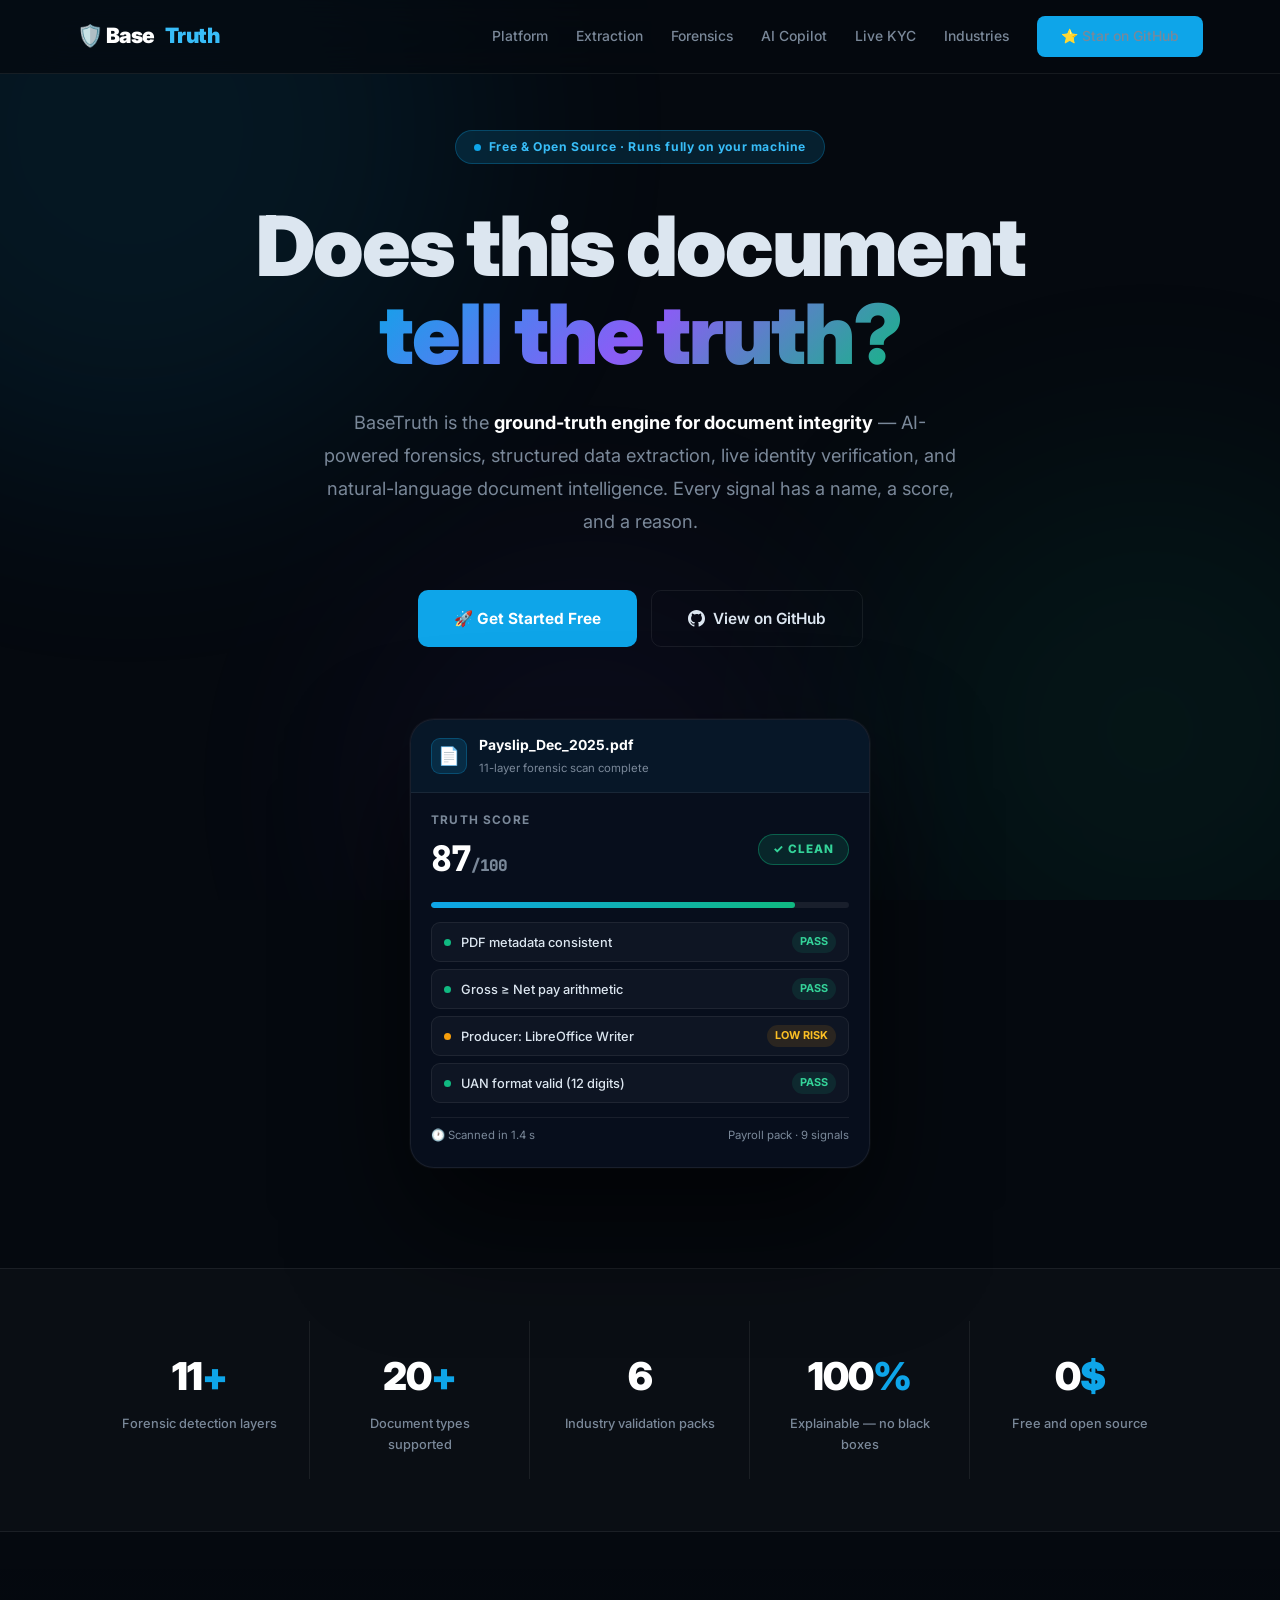
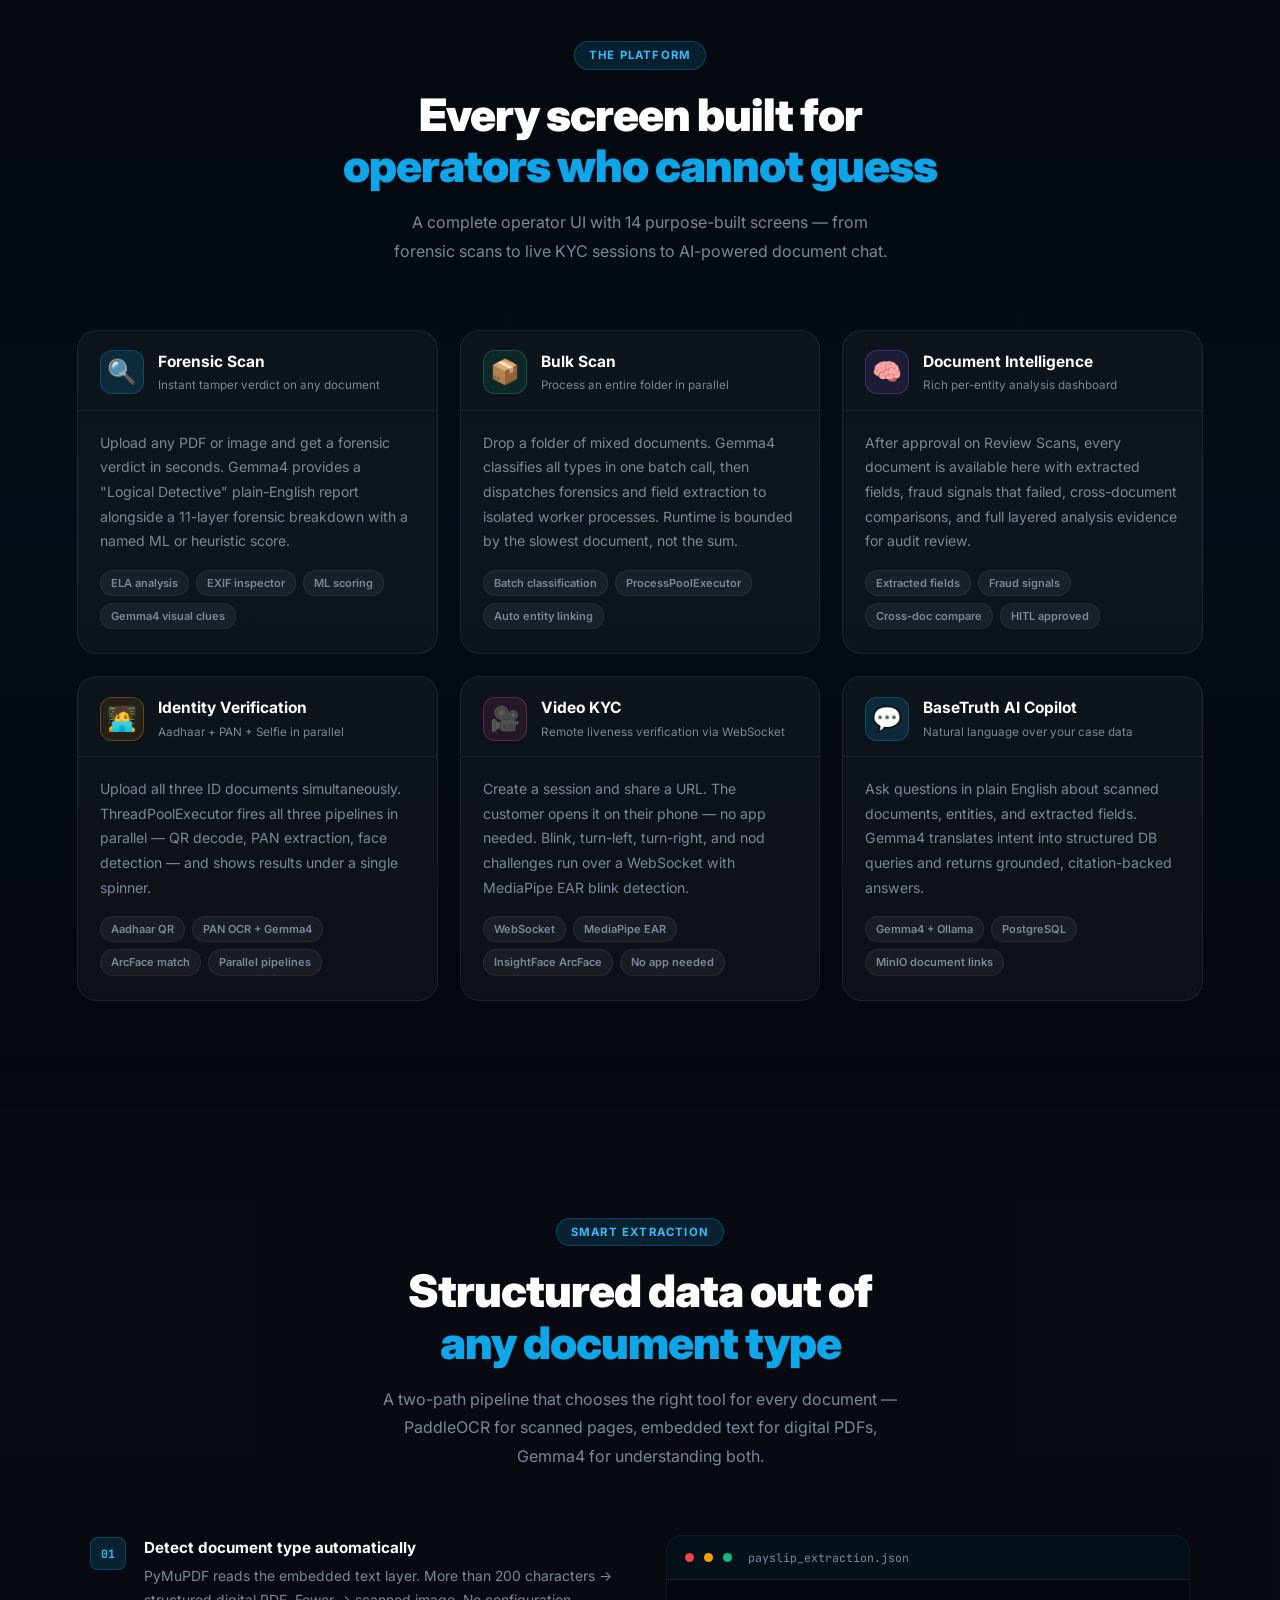
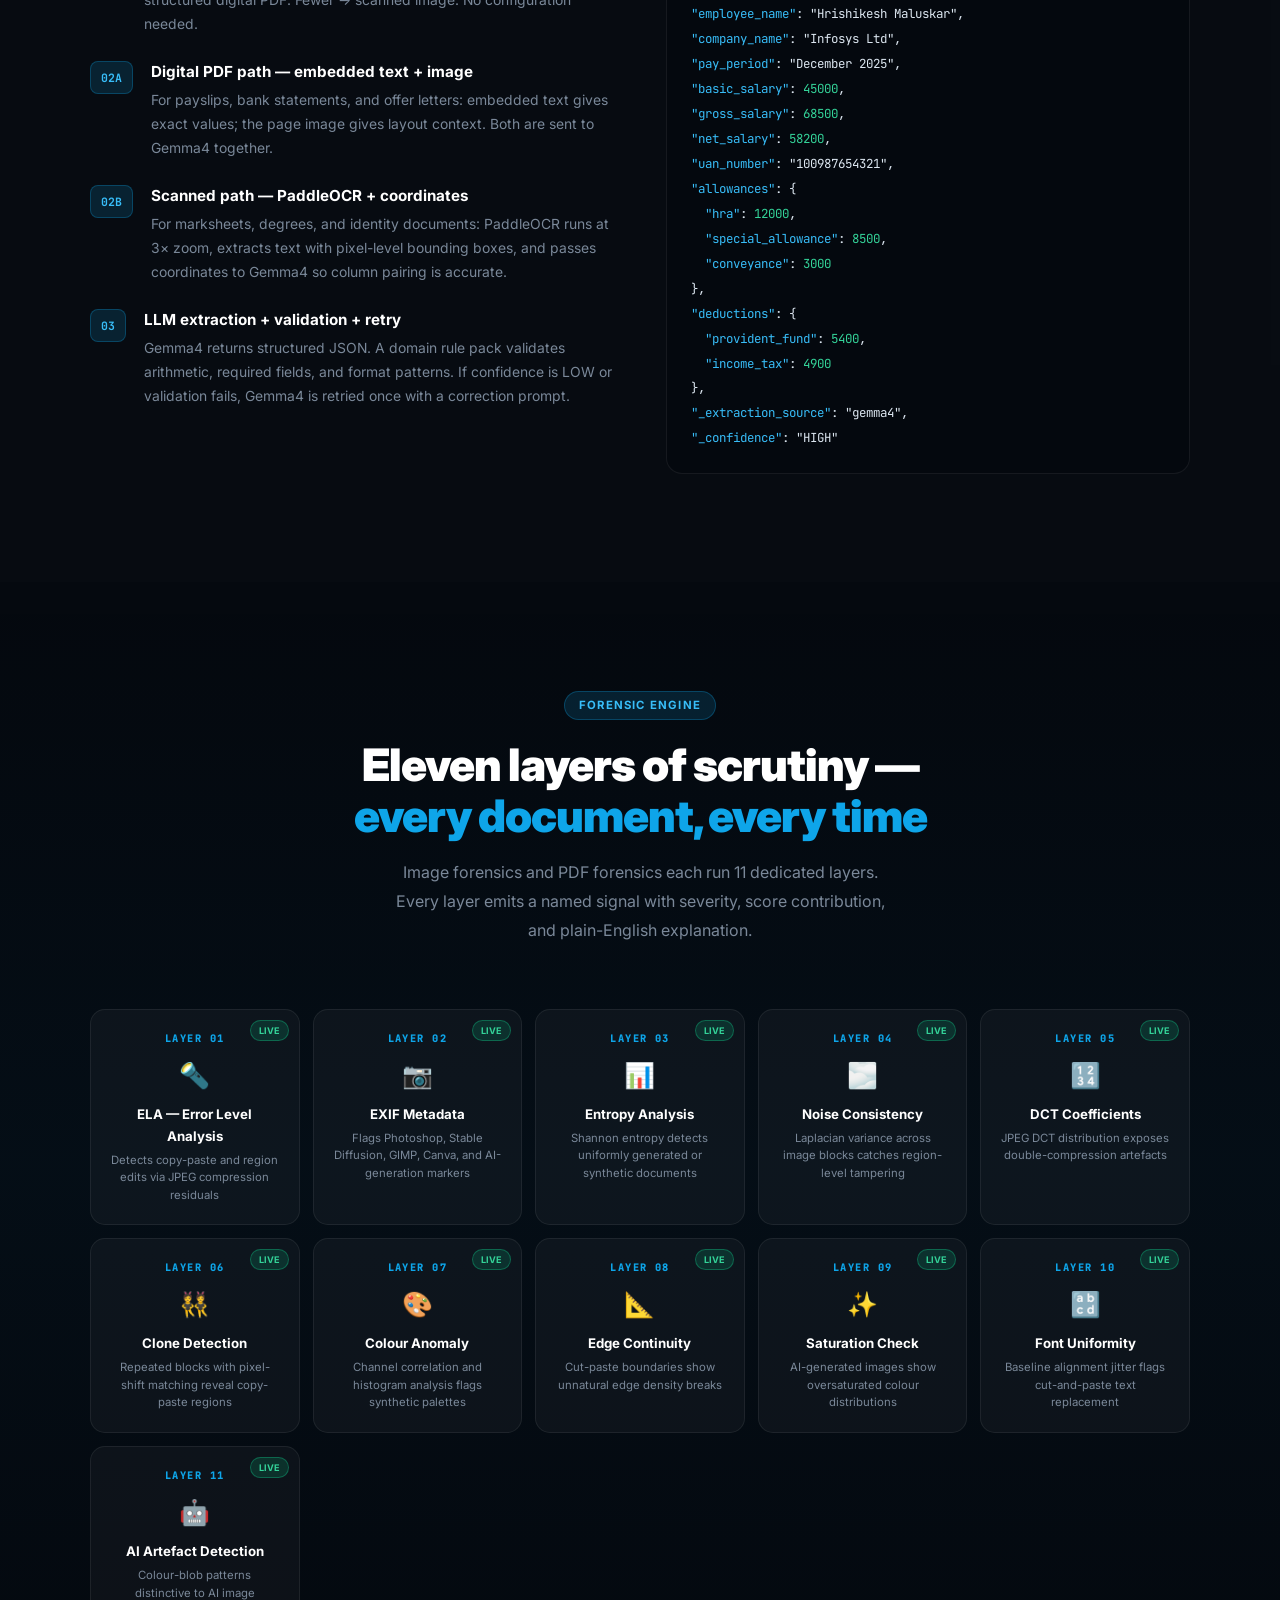
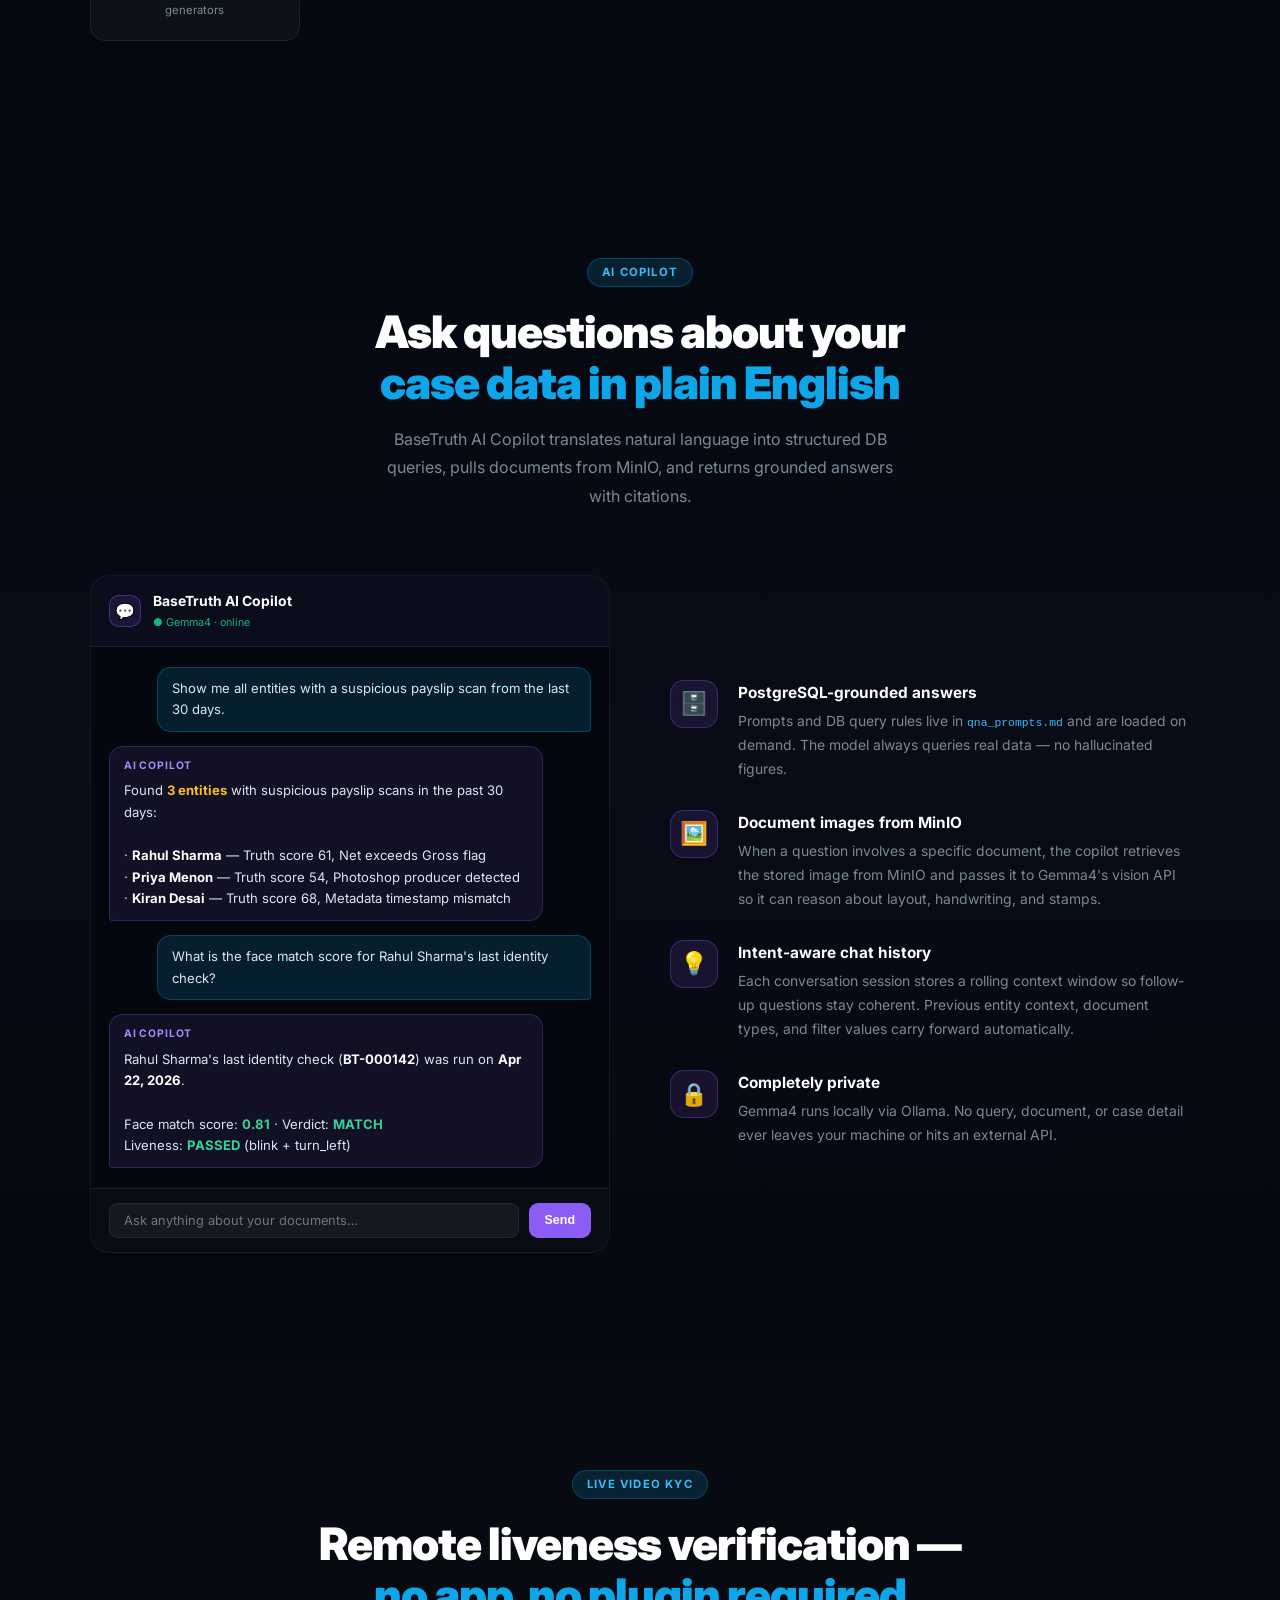
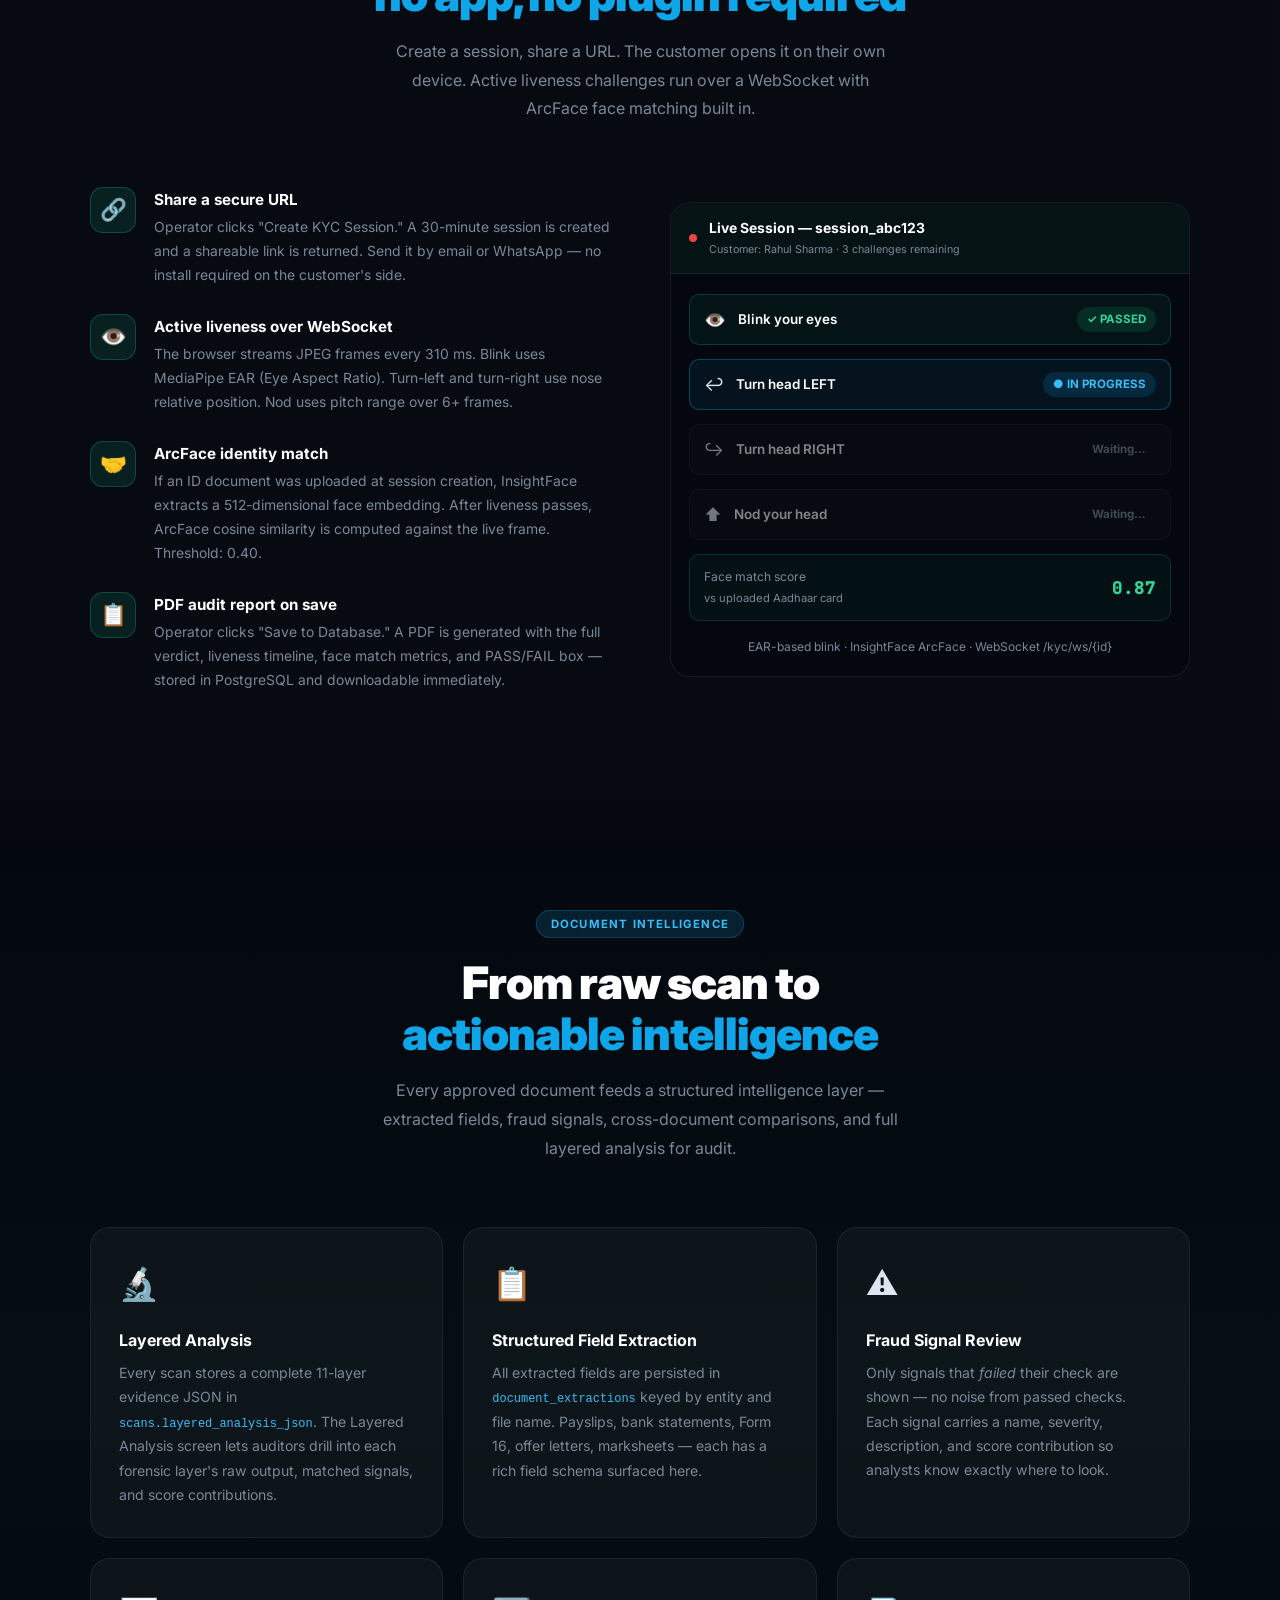
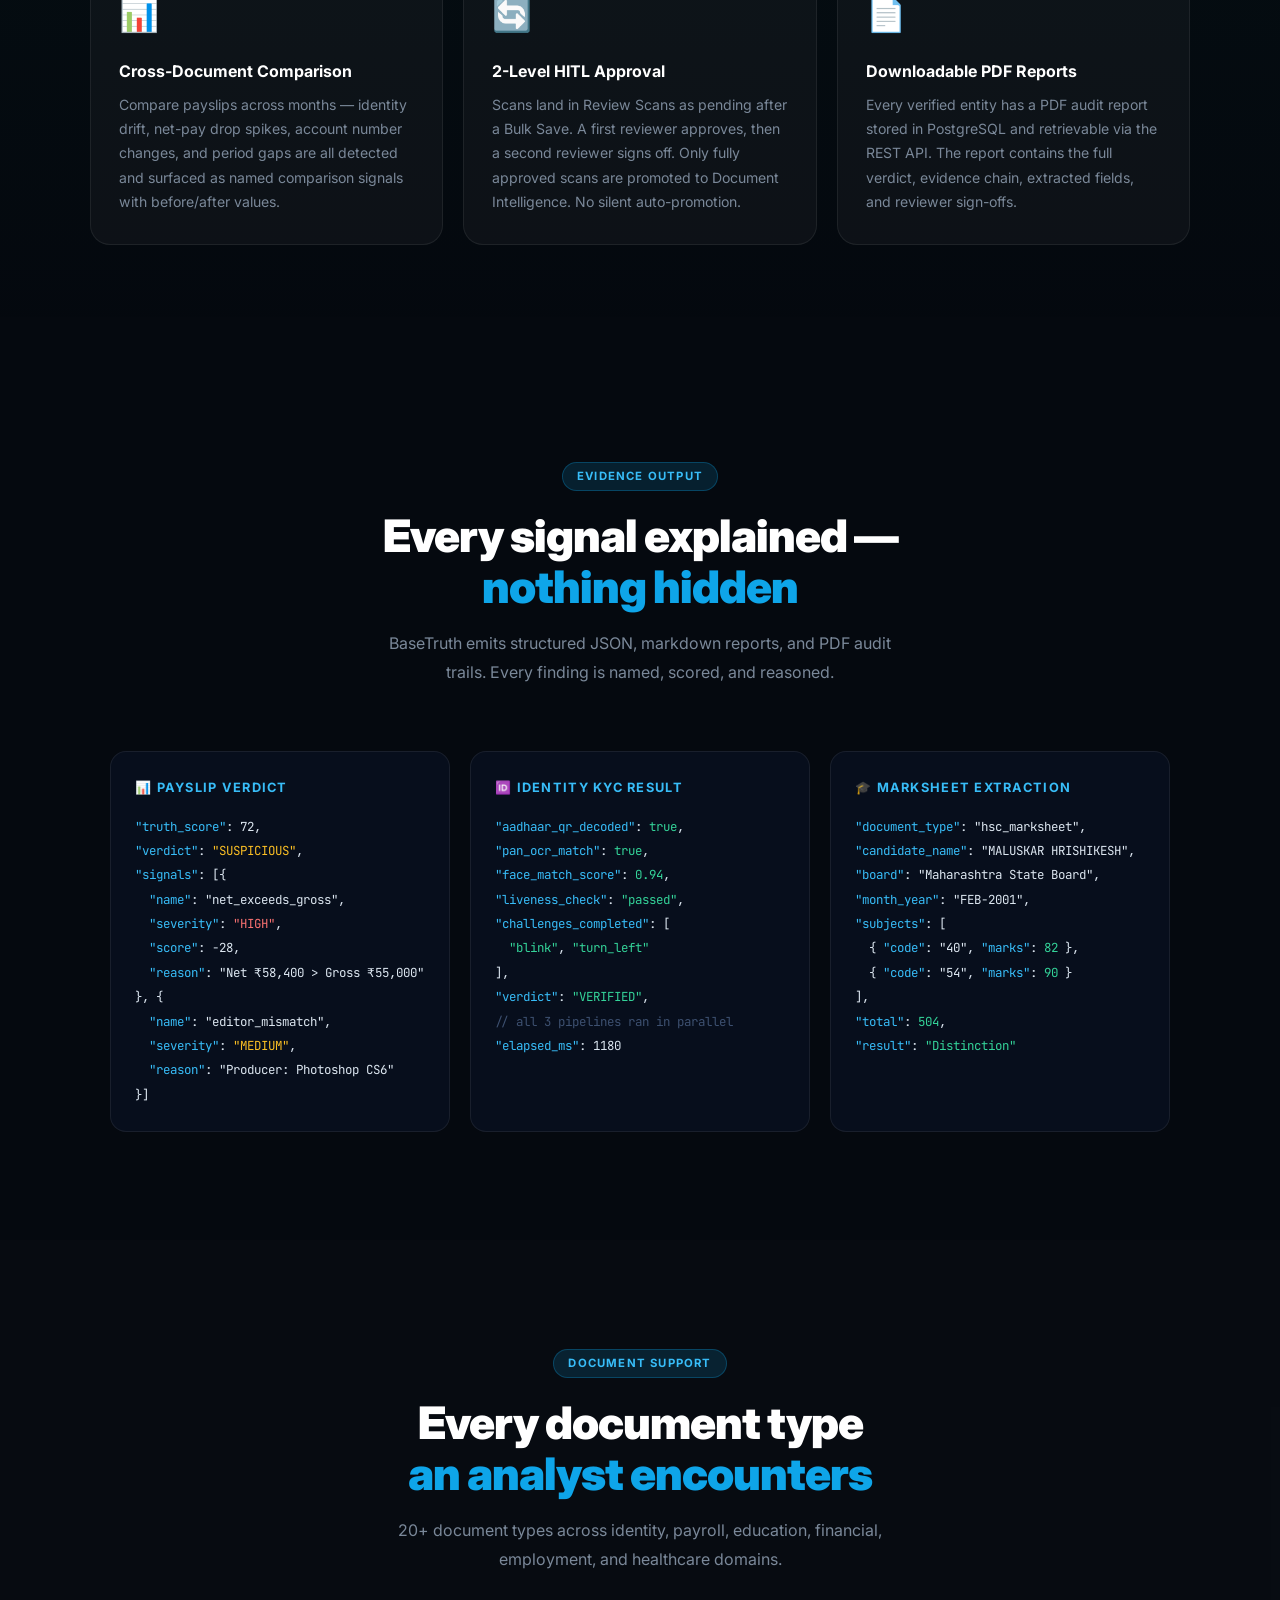
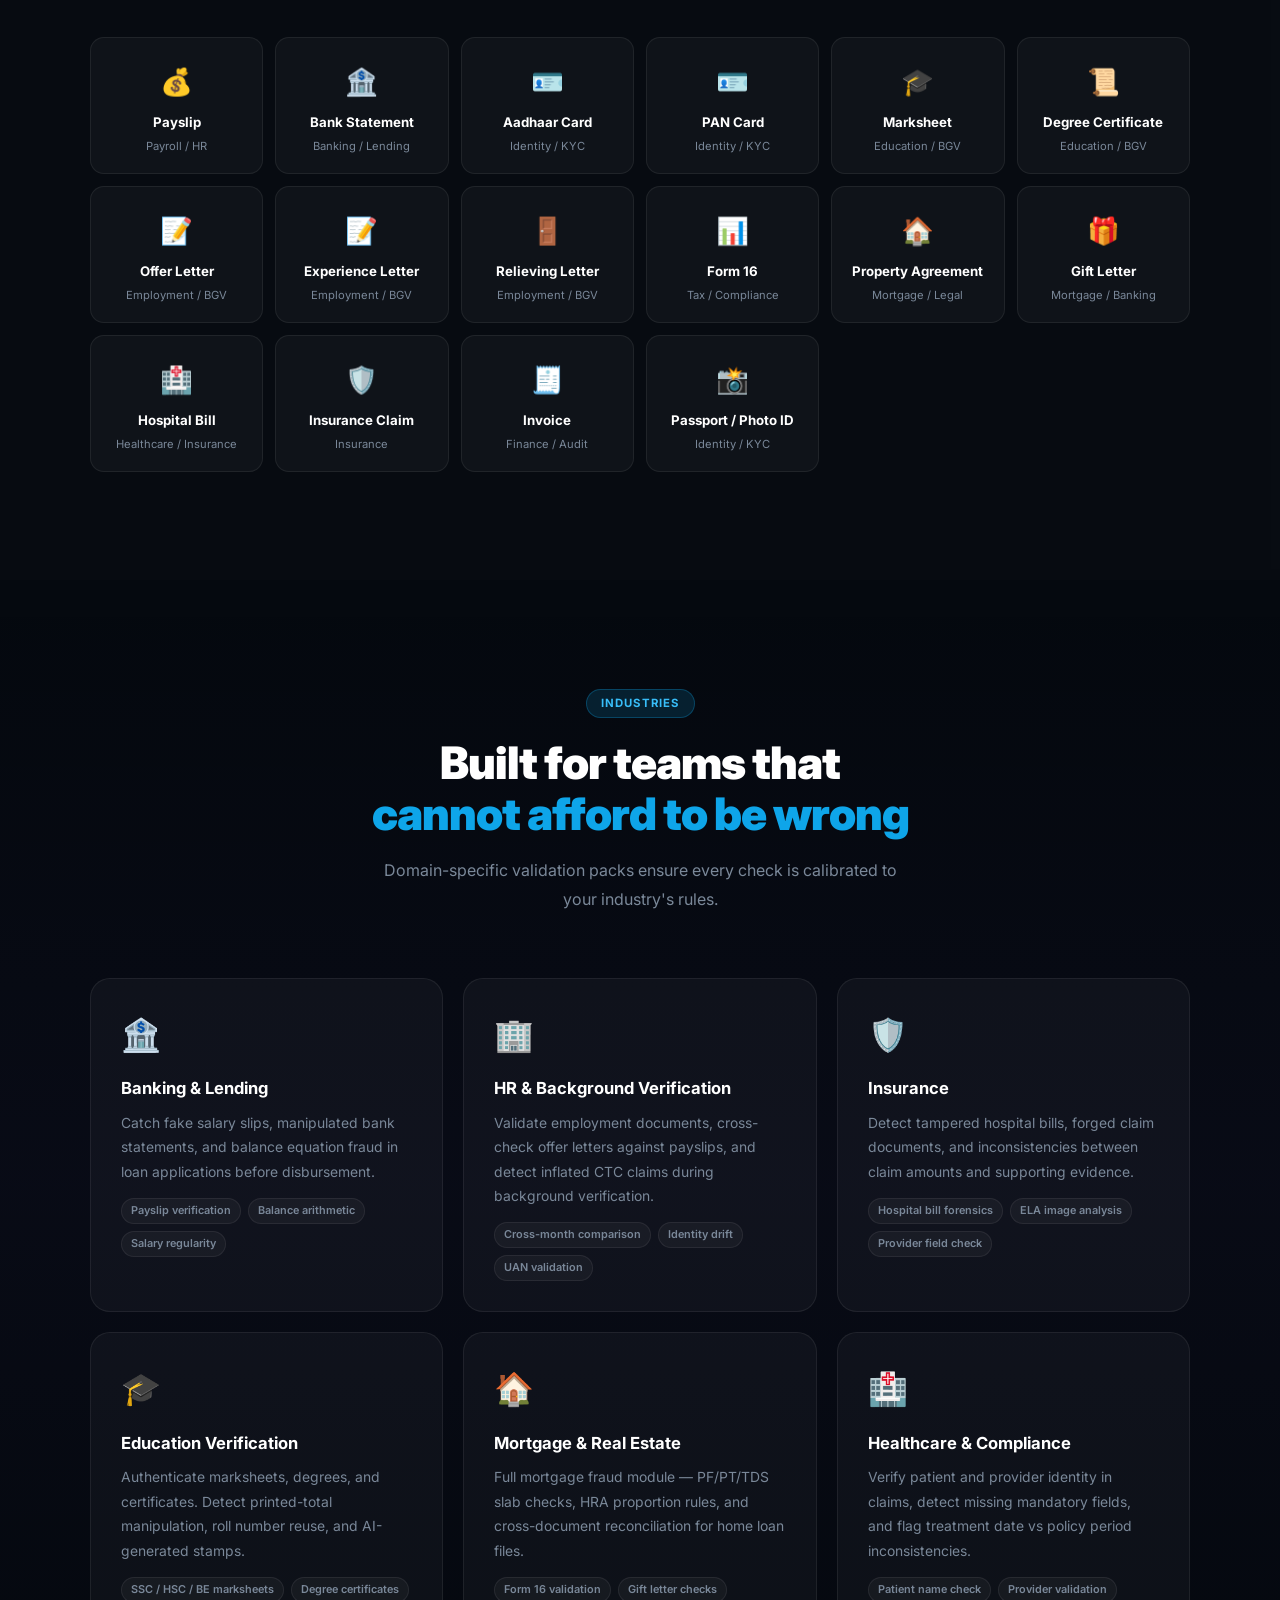
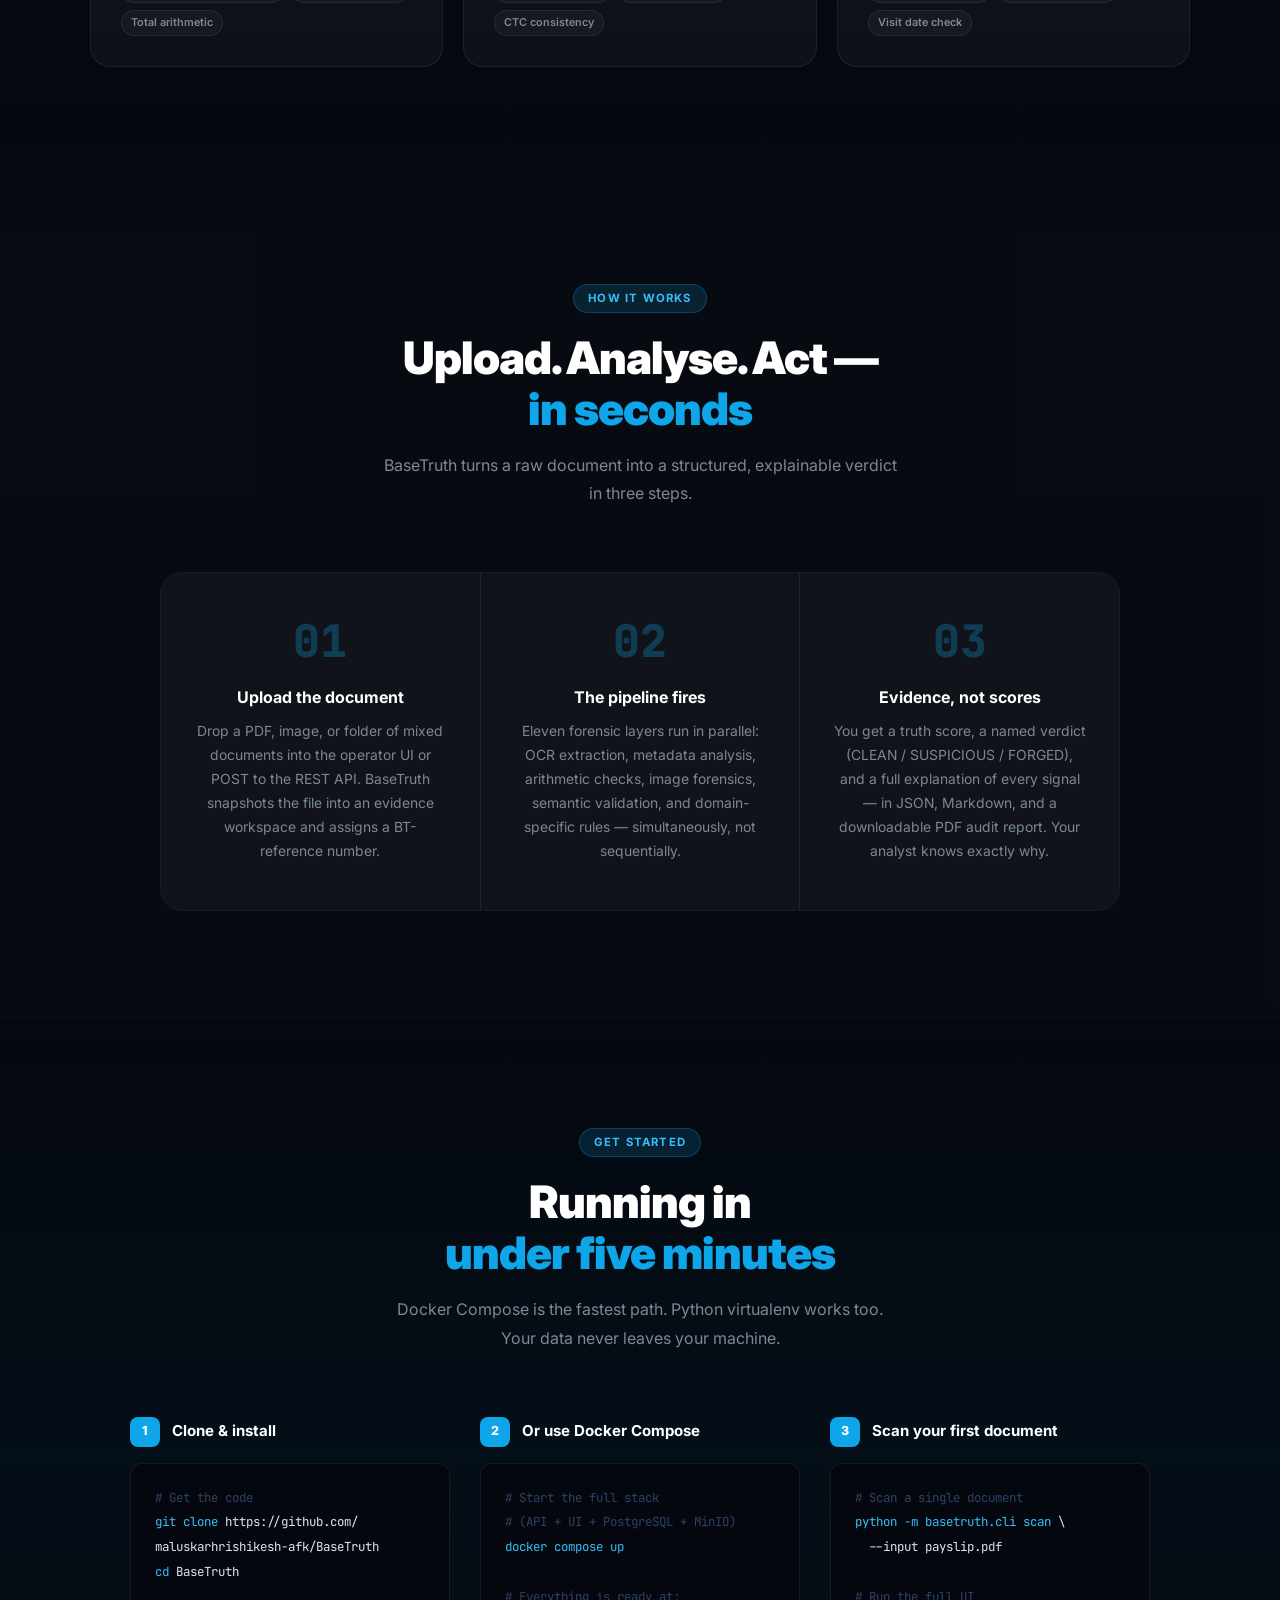
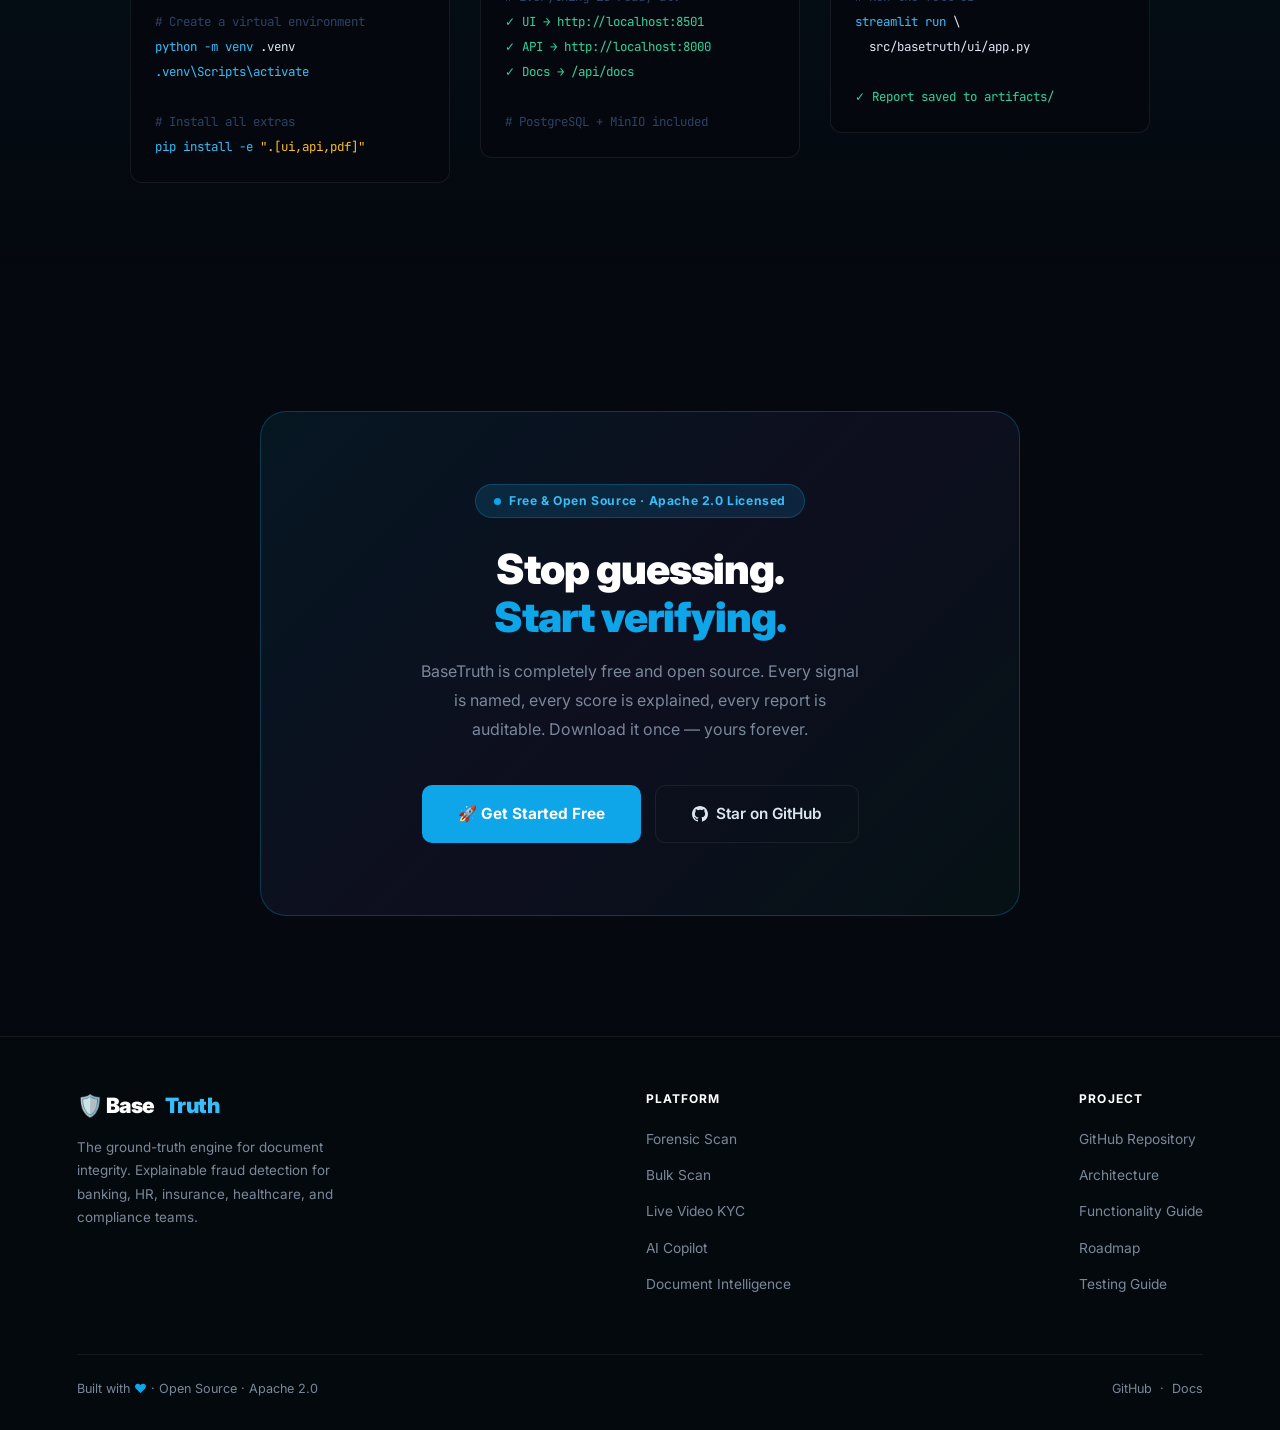
<file: website/index.html>
<!DOCTYPE html>
<html lang="en">
<head>
    <meta charset="UTF-8" />
    <meta name="viewport" content="width=device-width, initial-scale=1.0" />
    <title>BaseTruth — Document Fraud Detection &amp; Identity Verification</title>
    <meta name="description" content="BaseTruth is the ground-truth engine for document integrity. Detect forged payslips, fake marksheets, tampered bank statements, and identity fraud with explainable AI forensics." />
    <link rel="preconnect" href="https://fonts.googleapis.com" />
    <link rel="preconnect" href="https://fonts.gstatic.com" crossorigin />
    <link href="https://fonts.googleapis.com/css2?family=Inter:wght@300;400;500;600;700;800;900&family=JetBrains+Mono:wght@400;500&display=swap" rel="stylesheet" />

    <style>
        *, *::before, *::after { box-sizing: border-box; margin: 0; padding: 0; }

        :root {
            --blue: #0ea5e9;
            --blue-light: #38bdf8;
            --blue-dim: rgba(14,165,233,0.15);
            --emerald: #10b981;
            --emerald-dim: rgba(16,185,129,0.12);
            --violet: #8b5cf6;
            --violet-dim: rgba(139,92,246,0.12);
            --amber: #f59e0b;
            --pink: #ec4899;
            --red: #ef4444;
            --bg0: #05090f;
            --bg1: #080f1d;
            --bg2: #0c1828;
            --card-bg: rgba(255,255,255,0.035);
            --card-bg-hover: rgba(255,255,255,0.06);
            --border: rgba(14,165,233,0.28);
            --border-dim: rgba(255,255,255,0.07);
            --text: #dce6f0;
            --muted: #7a8899;
            --radius: 20px;
            --glow-blue: 0 0 56px rgba(14,165,233,0.22);
            --glow-em: 0 0 56px rgba(16,185,129,0.22);
        }

        html { scroll-behavior: smooth; }
        body { font-family: 'Inter', sans-serif; background: var(--bg0); color: var(--text); overflow-x: hidden; line-height: 1.65; }
        ::-webkit-scrollbar { width: 4px; }
        ::-webkit-scrollbar-track { background: var(--bg1); }
        ::-webkit-scrollbar-thumb { background: var(--blue); border-radius: 2px; }

        /* ── Ambient orbs ── */
        .bg-orbs { position: fixed; inset: 0; pointer-events: none; z-index: 0; overflow: hidden; }
        .orb { position: absolute; border-radius: 50%; filter: blur(120px); animation: drift 26s ease-in-out infinite alternate; }
        .orb-1 { width: 700px; height: 700px; background: var(--blue); top: -220px; left: -220px; opacity: 0.09; animation-duration: 28s; }
        .orb-2 { width: 560px; height: 560px; background: var(--emerald); top: 50%; right: -150px; opacity: 0.07; animation-duration: 34s; animation-delay: -14s; }
        .orb-3 { width: 460px; height: 460px; background: var(--violet); bottom: -120px; left: 28%; opacity: 0.06; animation-duration: 30s; animation-delay: -20s; }
        @keyframes drift { 0% { transform: translate(0,0) scale(1); } 100% { transform: translate(60px,50px) scale(1.12); } }

        section { position: relative; z-index: 1; }

        /* ── Nav ── */
        nav {
            position: fixed; top: 0; left: 0; right: 0; z-index: 100;
            display: flex; align-items: center; justify-content: space-between;
            padding: 16px 6%;
            background: rgba(5,9,15,0.7);
            backdrop-filter: blur(28px);
            border-bottom: 1px solid var(--border-dim);
            transition: background 0.3s;
        }
        .nav-logo { display: flex; align-items: center; gap: 10px; font-size: 1.32rem; font-weight: 900; color: #fff; text-decoration: none; letter-spacing: -0.5px; }
        .nav-logo span { color: var(--blue-light); }
        .nav-links { display: flex; gap: 28px; align-items: center; }
        .nav-links a { color: var(--muted); text-decoration: none; font-size: 0.87rem; font-weight: 500; transition: color 0.2s; }
        .nav-links a:hover { color: #fff; }
        .btn-nav { padding: 9px 24px; border-radius: 8px; background: var(--blue); color: #fff; font-size: 0.84rem; font-weight: 700; text-decoration: none; transition: all 0.22s; }
        .btn-nav:hover { background: var(--blue-light); transform: translateY(-1px); box-shadow: var(--glow-blue); }
        .hamburger { display: none; flex-direction: column; gap: 5px; cursor: pointer; }
        .hamburger span { display: block; width: 24px; height: 2px; background: var(--text); border-radius: 2px; }

        /* ── Hero ── */
        #hero { min-height: 100vh; display: flex; flex-direction: column; align-items: center; justify-content: center; text-align: center; padding: 130px 6% 100px; }
        .badge { display: inline-flex; align-items: center; gap: 8px; padding: 6px 18px; border-radius: 100px; border: 1px solid var(--border); background: var(--blue-dim); font-size: 0.76rem; font-weight: 700; color: var(--blue-light); margin-bottom: 38px; letter-spacing: 0.6px; animation: fadeUp 0.8s ease both; }
        .badge-dot { width: 7px; height: 7px; background: var(--blue); border-radius: 50%; animation: pulse 1.6s ease-in-out infinite; }
        @keyframes pulse { 0%,100% { transform: scale(1); opacity: 1; } 50% { transform: scale(1.5); opacity: 0.5; } }
        h1 { font-size: clamp(2.8rem, 7vw, 5.2rem); font-weight: 900; line-height: 1.06; letter-spacing: -2px; margin-bottom: 28px; animation: fadeUp 0.8s 0.1s ease both; }
        h1 .gradient-text { background: linear-gradient(135deg, var(--blue) 0%, var(--violet) 50%, var(--emerald) 100%); -webkit-background-clip: text; background-clip: text; -webkit-text-fill-color: transparent; }
        .hero-sub { max-width: 640px; font-size: 1.14rem; color: var(--muted); margin-bottom: 52px; line-height: 1.8; animation: fadeUp 0.8s 0.2s ease both; }
        .hero-buttons { display: flex; gap: 14px; flex-wrap: wrap; justify-content: center; margin-bottom: 72px; animation: fadeUp 0.8s 0.3s ease both; }
        .btn-primary { display: inline-flex; align-items: center; gap: 8px; padding: 15px 36px; border-radius: 10px; background: var(--blue); color: #fff; font-size: 0.96rem; font-weight: 700; text-decoration: none; transition: all 0.25s; border: none; cursor: pointer; }
        .btn-primary:hover { background: var(--blue-light); transform: translateY(-2px); box-shadow: 0 16px 48px rgba(14,165,233,0.4); }
        .btn-secondary { display: inline-flex; align-items: center; gap: 8px; padding: 15px 36px; border-radius: 10px; background: transparent; color: var(--text); font-size: 0.96rem; font-weight: 600; text-decoration: none; border: 1px solid var(--border-dim); transition: all 0.25s; }
        .btn-secondary:hover { border-color: var(--border); background: var(--card-bg); transform: translateY(-2px); }

        /* Hero mockup card */
        .hero-scan-card { width: 100%; max-width: 460px; border-radius: 24px; overflow: hidden; background: rgba(8,15,29,0.97); border: 1px solid var(--border-dim); box-shadow: 0 56px 120px rgba(0,0,0,0.65), 0 0 0 1px rgba(255,255,255,0.04); animation: fadeUp 0.9s 0.4s ease both; text-align: left; }
        .scan-topbar { display: flex; align-items: center; gap: 12px; padding: 14px 20px; background: rgba(14,165,233,0.06); border-bottom: 1px solid var(--border-dim); }
        .scan-icon-wrap { width: 36px; height: 36px; border-radius: 9px; background: var(--blue-dim); border: 1px solid var(--border); display: flex; align-items: center; justify-content: center; font-size: 1.1rem; flex-shrink: 0; }
        .scan-file-name { font-weight: 700; font-size: 0.87rem; color: #fff; }
        .scan-status-line { font-size: 0.71rem; color: var(--muted); margin-top: 2px; }
        .scan-body { padding: 18px 20px 22px; display: flex; flex-direction: column; gap: 14px; }
        .score-row { display: flex; align-items: center; justify-content: space-between; }
        .score-label { font-size: 0.74rem; font-weight: 700; text-transform: uppercase; letter-spacing: 0.1em; color: var(--muted); }
        .score-value { font-size: 2.2rem; font-weight: 900; color: #fff; letter-spacing: -1px; font-family: 'JetBrains Mono', monospace; }
        .verdict-chip { padding: 5px 14px; border-radius: 100px; font-size: 0.73rem; font-weight: 800; letter-spacing: 0.08em; }
        .verdict-clean { background: rgba(16,185,129,0.14); color: #34d399; border: 1px solid rgba(16,185,129,0.4); }
        .verdict-suspicious { background: rgba(245,158,11,0.14); color: #fbbf24; border: 1px solid rgba(245,158,11,0.4); }
        .verdict-forged { background: rgba(239,68,68,0.14); color: #f87171; border: 1px solid rgba(239,68,68,0.4); }
        .score-bar-wrap { height: 6px; background: rgba(255,255,255,0.07); border-radius: 3px; overflow: hidden; }
        .score-bar { height: 100%; border-radius: 3px; background: linear-gradient(90deg, var(--blue), var(--emerald)); width: 0; transition: width 1.4s ease; }
        .signal-list { display: flex; flex-direction: column; gap: 7px; }
        .signal-row { display: flex; align-items: center; gap: 10px; padding: 8px 12px; border-radius: 9px; font-size: 0.8rem; background: rgba(255,255,255,0.03); border: 1px solid var(--border-dim); }
        .signal-dot { width: 7px; height: 7px; border-radius: 50%; flex-shrink: 0; }
        .sig-clean { background: var(--emerald); }
        .sig-warn  { background: var(--amber); }
        .sig-fail  { background: var(--red); }
        .signal-name { color: var(--text); font-weight: 500; flex: 1; }
        .signal-badge { font-size: 0.68rem; font-weight: 700; padding: 2px 8px; border-radius: 100px; }
        .sb-clean { background: rgba(16,185,129,0.12); color: #34d399; }
        .sb-warn  { background: rgba(245,158,11,0.12); color: #fbbf24; }
        .sb-fail  { background: rgba(239,68,68,0.12); color: #f87171; }
        .scan-footer-row { display: flex; justify-content: space-between; align-items: center; font-size: 0.71rem; color: var(--muted); padding-top: 8px; border-top: 1px solid var(--border-dim); }

        /* ── Stats bar ── */
        .stats-bar { display: flex; flex-wrap: wrap; justify-content: center; padding: 52px 6%; background: rgba(255,255,255,0.018); border-top: 1px solid var(--border-dim); border-bottom: 1px solid var(--border-dim); }
        .stat-item { flex: 1; min-width: 150px; max-width: 220px; padding: 24px 28px; text-align: center; border-right: 1px solid var(--border-dim); }
        .stat-item:last-child { border-right: none; }
        .stat-number { font-size: 2.4rem; font-weight: 900; color: #fff; letter-spacing: -1px; }
        .stat-number span { color: var(--blue); }
        .stat-label { font-size: 0.8rem; color: var(--muted); margin-top: 5px; font-weight: 500; }

        /* ── Section commons ── */
        .section-header { text-align: center; margin-bottom: 64px; }
        .section-tag { display: inline-block; padding: 4px 14px; border-radius: 100px; border: 1px solid var(--border); background: var(--blue-dim); font-size: 0.71rem; font-weight: 700; color: var(--blue-light); letter-spacing: 1.2px; text-transform: uppercase; margin-bottom: 20px; }
        h2 { font-size: clamp(1.9rem, 4vw, 2.8rem); font-weight: 900; letter-spacing: -1px; line-height: 1.14; color: #fff; margin-bottom: 16px; }
        h2 em { font-style: normal; color: var(--blue); }
        .section-sub { font-size: 1.0rem; color: var(--muted); max-width: 520px; margin: 0 auto; line-height: 1.8; }
        .section-pad { padding: 108px 6%; }
        .section-pad-sm { padding: 72px 6%; }

        /* ── Feature cards ── */
        .features-grid { display: grid; grid-template-columns: repeat(auto-fit, minmax(300px, 1fr)); gap: 20px; max-width: 1100px; margin: 0 auto; }
        .feature-card { background: var(--card-bg); border: 1px solid var(--border-dim); border-radius: var(--radius); padding: 34px 30px; transition: all 0.3s; position: relative; overflow: hidden; }
        .feature-card::before { content: ''; position: absolute; top: 0; left: 0; right: 0; height: 2px; background: linear-gradient(90deg, transparent, var(--blue), transparent); opacity: 0; transition: opacity 0.3s; }
        .feature-card:hover { border-color: var(--border); transform: translateY(-4px); box-shadow: 0 24px 64px rgba(0,0,0,0.3), var(--glow-blue); background: var(--card-bg-hover); }
        .feature-card:hover::before { opacity: 1; }
        .feature-icon { font-size: 1.7rem; margin-bottom: 18px; display: flex; align-items: center; justify-content: center; width: 54px; height: 54px; background: var(--blue-dim); border-radius: 14px; border: 1px solid var(--border); }
        .feature-title { font-size: 1.04rem; font-weight: 700; color: #fff; margin-bottom: 10px; }
        .feature-desc { font-size: 0.9rem; color: var(--muted); line-height: 1.72; }
        .feature-tag { display: inline-block; margin-top: 14px; padding: 3px 10px; border-radius: 100px; font-size: 0.68rem; font-weight: 700; letter-spacing: 0.5px; }
        .ft-blue { background: var(--blue-dim); color: var(--blue-light); border: 1px solid var(--border); }
        .ft-em { background: var(--emerald-dim); color: #34d399; border: 1px solid rgba(16,185,129,0.3); }
        .ft-vi { background: var(--violet-dim); color: #a78bfa; border: 1px solid rgba(139,92,246,0.3); }
        .ft-am { background: rgba(245,158,11,0.1); color: #fbbf24; border: 1px solid rgba(245,158,11,0.3); }

        /* ── Screen showcase ── */
        #screens { background: linear-gradient(180deg, transparent 0%, rgba(14,165,233,0.03) 50%, transparent 100%); }
        .screens-grid { display: grid; grid-template-columns: repeat(auto-fit, minmax(320px, 1fr)); gap: 22px; max-width: 1200px; margin: 0 auto; }
        .screen-card { background: var(--card-bg); border: 1px solid var(--border-dim); border-radius: var(--radius); overflow: hidden; transition: all 0.3s; }
        .screen-card:hover { transform: translateY(-4px); border-color: var(--border); box-shadow: 0 24px 64px rgba(0,0,0,0.35); }
        .screen-header { padding: 18px 22px 14px; border-bottom: 1px solid var(--border-dim); display: flex; align-items: center; gap: 14px; }
        .screen-icon { font-size: 1.5rem; width: 44px; height: 44px; display: flex; align-items: center; justify-content: center; border-radius: 12px; flex-shrink: 0; }
        .si-blue { background: var(--blue-dim); border: 1px solid var(--border); }
        .si-em { background: var(--emerald-dim); border: 1px solid rgba(16,185,129,0.3); }
        .si-vi { background: var(--violet-dim); border: 1px solid rgba(139,92,246,0.3); }
        .si-am { background: rgba(245,158,11,0.1); border: 1px solid rgba(245,158,11,0.3); }
        .si-pk { background: rgba(236,72,153,0.1); border: 1px solid rgba(236,72,153,0.3); }
        .screen-title { font-size: 0.97rem; font-weight: 700; color: #fff; }
        .screen-subtitle { font-size: 0.73rem; color: var(--muted); margin-top: 2px; }
        .screen-body { padding: 20px 22px 24px; }
        .screen-body p { font-size: 0.88rem; color: var(--muted); line-height: 1.75; margin-bottom: 0; }
        .screen-pills { display: flex; flex-wrap: wrap; gap: 7px; margin-top: 16px; }
        .pill { font-size: 0.69rem; font-weight: 600; padding: 3px 10px; border-radius: 100px; background: rgba(255,255,255,0.05); border: 1px solid var(--border-dim); color: var(--muted); }

        /* ── Data Extraction deep-dive ── */
        #extraction { background: rgba(255,255,255,0.01); }
        .extraction-split { display: grid; grid-template-columns: 1fr 1fr; gap: 52px; align-items: start; max-width: 1100px; margin: 0 auto; }
        .extraction-list { display: flex; flex-direction: column; gap: 22px; }
        .extr-item { display: flex; gap: 18px; align-items: flex-start; }
        .extr-num { font-family: 'JetBrains Mono', monospace; font-size: 0.72rem; font-weight: 700; color: var(--blue-light); background: var(--blue-dim); border: 1px solid var(--border); border-radius: 8px; padding: 6px 10px; flex-shrink: 0; margin-top: 2px; }
        .extr-title { font-size: 0.95rem; font-weight: 700; color: #fff; margin-bottom: 5px; }
        .extr-desc { font-size: 0.87rem; color: var(--muted); line-height: 1.72; }
        .code-window { background: rgba(5,9,15,0.97); border: 1px solid var(--border-dim); border-radius: 16px; overflow: hidden; }
        .code-window-bar { padding: 12px 18px; background: rgba(14,165,233,0.05); border-bottom: 1px solid var(--border-dim); display: flex; align-items: center; gap: 10px; }
        .cw-dot { width: 9px; height: 9px; border-radius: 50%; }
        .cw-red { background: #ef4444; }
        .cw-yellow { background: #f59e0b; }
        .cw-green { background: #10b981; }
        .cw-title { font-size: 0.72rem; color: var(--muted); font-family: 'JetBrains Mono', monospace; margin-left: 6px; }
        .code-body { padding: 22px 24px; font-family: 'JetBrains Mono', monospace; font-size: 0.78rem; line-height: 2.0; }
        .ck { color: var(--blue-light); }
        .cv { color: var(--text); }
        .cp { color: #34d399; }
        .cw { color: #fbbf24; }
        .cf { color: #f87171; }
        .cm { color: #3d5070; }

        /* ── Forensic layers ── */
        #forensics { background: linear-gradient(180deg, transparent 0%, rgba(14,165,233,0.035) 50%, transparent 100%); }
        .layers-grid { display: grid; grid-template-columns: repeat(auto-fit, minmax(196px, 1fr)); gap: 13px; max-width: 1100px; margin: 0 auto; }
        .layer-card { background: var(--card-bg); border: 1px solid var(--border-dim); border-radius: 15px; padding: 20px 18px; text-align: center; transition: all 0.3s; position: relative; }
        .layer-card:hover { transform: translateY(-4px); border-color: var(--border); box-shadow: 0 14px 40px rgba(0,0,0,0.32); background: var(--card-bg-hover); }
        .layer-num { font-size: 0.65rem; font-weight: 800; color: var(--blue); letter-spacing: 0.14em; text-transform: uppercase; margin-bottom: 8px; font-family: 'JetBrains Mono', monospace; }
        .layer-icon { font-size: 1.55rem; margin-bottom: 8px; }
        .layer-name { font-size: 0.83rem; font-weight: 700; color: #fff; margin-bottom: 4px; }
        .layer-desc { font-size: 0.71rem; color: var(--muted); line-height: 1.55; }
        .layer-badge { position: absolute; top: 10px; right: 10px; padding: 2px 8px; border-radius: 100px; font-size: 0.57rem; font-weight: 700; }
        .badge-live { background: rgba(16,185,129,0.18); color: #34d399; border: 1px solid rgba(16,185,129,0.4); }

        /* ── AI Copilot section ── */
        #copilot { background: linear-gradient(180deg, transparent 0%, rgba(139,92,246,0.04) 50%, transparent 100%); }
        .copilot-split { display: grid; grid-template-columns: 1fr 1fr; gap: 60px; align-items: center; max-width: 1100px; margin: 0 auto; }
        .copilot-chat-demo { background: rgba(5,9,15,0.97); border: 1px solid var(--border-dim); border-radius: 20px; overflow: hidden; }
        .chat-topbar { padding: 14px 18px; border-bottom: 1px solid var(--border-dim); background: rgba(139,92,246,0.06); display: flex; align-items: center; gap: 12px; }
        .chat-avatar { width: 32px; height: 32px; border-radius: 10px; background: var(--violet-dim); border: 1px solid rgba(139,92,246,0.4); display: flex; align-items: center; justify-content: center; font-size: 1rem; }
        .chat-name { font-size: 0.87rem; font-weight: 700; color: #fff; }
        .chat-status { font-size: 0.67rem; color: var(--emerald); margin-top: 1px; }
        .chat-messages { padding: 20px 18px; display: flex; flex-direction: column; gap: 14px; }
        .msg { max-width: 90%; font-size: 0.82rem; line-height: 1.65; }
        .msg-user { align-self: flex-end; background: var(--blue-dim); border: 1px solid var(--border); border-radius: 14px 14px 4px 14px; padding: 10px 14px; color: var(--text); }
        .msg-ai { align-self: flex-start; background: rgba(139,92,246,0.1); border: 1px solid rgba(139,92,246,0.25); border-radius: 14px 14px 14px 4px; padding: 10px 14px; color: var(--text); }
        .msg-ai .ai-label { font-size: 0.65rem; font-weight: 700; color: #a78bfa; text-transform: uppercase; letter-spacing: 0.08em; margin-bottom: 6px; }
        .chat-input-row { padding: 14px 18px; border-top: 1px solid var(--border-dim); display: flex; gap: 10px; background: rgba(255,255,255,0.02); }
        .chat-input-box { flex: 1; background: rgba(255,255,255,0.05); border: 1px solid var(--border-dim); border-radius: 9px; padding: 9px 14px; font-size: 0.8rem; color: var(--muted); font-family: 'Inter', sans-serif; }
        .chat-send-btn { padding: 9px 16px; background: var(--violet); border-radius: 9px; color: #fff; font-size: 0.78rem; font-weight: 700; border: none; cursor: pointer; transition: background 0.2s; }
        .chat-send-btn:hover { background: #7c3aed; }
        .copilot-points { display: flex; flex-direction: column; gap: 28px; }
        .cp-point { display: flex; gap: 20px; align-items: flex-start; }
        .cp-icon { width: 48px; height: 48px; border-radius: 14px; display: flex; align-items: center; justify-content: center; font-size: 1.4rem; flex-shrink: 0; background: var(--violet-dim); border: 1px solid rgba(139,92,246,0.3); }
        .cp-title { font-size: 0.96rem; font-weight: 700; color: #fff; margin-bottom: 5px; }
        .cp-desc { font-size: 0.87rem; color: var(--muted); line-height: 1.72; }

        /* ── KYC section ── */
        #kyc { background: rgba(255,255,255,0.01); }
        .kyc-split { display: grid; grid-template-columns: 1fr 1fr; gap: 60px; align-items: center; max-width: 1100px; margin: 0 auto; }
        .kyc-demo { background: rgba(5,9,15,0.97); border: 1px solid var(--border-dim); border-radius: 20px; overflow: hidden; }
        .kyc-topbar { padding: 14px 18px; border-bottom: 1px solid var(--border-dim); background: rgba(16,185,129,0.06); display: flex; align-items: center; gap: 12px; }
        .kyc-title-text { font-size: 0.87rem; font-weight: 700; color: #fff; }
        .kyc-subtitle-text { font-size: 0.67rem; color: var(--muted); margin-top: 1px; }
        .live-dot { width: 8px; height: 8px; border-radius: 50%; background: var(--red); animation: liveBlink 1.4s ease-in-out infinite; }
        @keyframes liveBlink { 0%,100% { opacity: 1; } 50% { opacity: 0.3; } }
        .kyc-body { padding: 20px 18px; display: flex; flex-direction: column; gap: 14px; }
        .kyc-challenge-row { display: flex; align-items: center; gap: 12px; padding: 10px 14px; border-radius: 10px; }
        .kc-done { background: rgba(16,185,129,0.07); border: 1px solid rgba(16,185,129,0.25); }
        .kc-active { background: rgba(14,165,233,0.07); border: 1px solid rgba(14,165,233,0.35); animation: activePulse 1.8s ease-in-out infinite; }
        .kc-pending { background: rgba(255,255,255,0.03); border: 1px solid var(--border-dim); opacity: 0.5; }
        @keyframes activePulse { 0%,100% { box-shadow: none; } 50% { box-shadow: 0 0 12px rgba(14,165,233,0.3); } }
        .kc-icon { font-size: 1.1rem; }
        .kc-label { font-size: 0.84rem; font-weight: 600; color: #fff; flex: 1; }
        .kc-status { font-size: 0.72rem; font-weight: 700; padding: 3px 10px; border-radius: 100px; }
        .kc-pass { background: rgba(16,185,129,0.15); color: #34d399; }
        .kc-inprog { background: rgba(14,165,233,0.15); color: var(--blue-light); }
        .kc-wait { color: var(--muted); }
        .kyc-score-row { display: flex; justify-content: space-between; align-items: center; padding: 12px 14px; background: rgba(16,185,129,0.05); border: 1px solid rgba(16,185,129,0.2); border-radius: 10px; }
        .kyc-score-label { font-size: 0.76rem; color: var(--muted); }
        .kyc-score-val { font-size: 1.1rem; font-weight: 800; color: #34d399; font-family: 'JetBrains Mono', monospace; }
        .kyc-points { display: flex; flex-direction: column; gap: 26px; }
        .kyc-point { display: flex; gap: 18px; align-items: flex-start; }
        .kyc-pt-icon { width: 46px; height: 46px; border-radius: 13px; display: flex; align-items: center; justify-content: center; font-size: 1.35rem; flex-shrink: 0; background: var(--emerald-dim); border: 1px solid rgba(16,185,129,0.3); }
        .kyc-pt-title { font-size: 0.95rem; font-weight: 700; color: #fff; margin-bottom: 4px; }
        .kyc-pt-desc { font-size: 0.87rem; color: var(--muted); line-height: 1.72; }

        /* ── Document Intelligence ── */
        #intelligence { background: linear-gradient(180deg, transparent 0%, rgba(16,185,129,0.03) 50%, transparent 100%); }
        .intel-grid { display: grid; grid-template-columns: repeat(auto-fit, minmax(300px, 1fr)); gap: 20px; max-width: 1100px; margin: 0 auto; }
        .intel-card { background: var(--card-bg); border: 1px solid var(--border-dim); border-radius: var(--radius); padding: 30px 28px; transition: all 0.3s; }
        .intel-card:hover { transform: translateY(-4px); border-color: var(--border); box-shadow: 0 20px 52px rgba(0,0,0,0.3); background: var(--card-bg-hover); }
        .intel-icon { font-size: 2rem; margin-bottom: 16px; }
        .intel-title { font-size: 1.0rem; font-weight: 700; color: #fff; margin-bottom: 8px; }
        .intel-desc { font-size: 0.88rem; color: var(--muted); line-height: 1.73; }

        /* ── Evidence output demo ── */
        #evidence { text-align: center; }
        .demo-grid { display: grid; grid-template-columns: repeat(auto-fit, minmax(300px, 1fr)); gap: 20px; max-width: 1060px; margin: 0 auto; text-align: left; }
        .demo-card { background: rgba(8,15,29,0.97); border: 1px solid var(--border-dim); border-radius: 16px; padding: 24px; font-family: 'JetBrains Mono', monospace; font-size: 0.78rem; line-height: 1.95; overflow: hidden; }
        .demo-card-title { font-family: 'Inter', sans-serif; font-size: 0.8rem; font-weight: 700; color: var(--blue-light); margin-bottom: 14px; text-transform: uppercase; letter-spacing: 0.1em; display: flex; align-items: center; gap: 8px; }

        /* ── Document types ── */
        #documents { background: rgba(255,255,255,0.01); }
        .doc-grid { display: grid; grid-template-columns: repeat(auto-fit, minmax(160px, 1fr)); gap: 12px; max-width: 1100px; margin: 0 auto; }
        .doc-card { background: var(--card-bg); border: 1px solid var(--border-dim); border-radius: 14px; padding: 22px 16px 18px; text-align: center; transition: all 0.3s; }
        .doc-card:hover { transform: translateY(-4px); border-color: var(--border); background: rgba(14,165,233,0.05); }
        .doc-emoji { font-size: 1.65rem; margin-bottom: 8px; }
        .doc-name { font-size: 0.83rem; font-weight: 700; color: #fff; margin-bottom: 3px; }
        .doc-industry { font-size: 0.7rem; color: var(--muted); }

        /* ── Industries ── */
        #industries { background: linear-gradient(180deg, transparent 0%, rgba(139,92,246,0.03) 50%, transparent 100%); }
        .industry-grid { display: grid; grid-template-columns: repeat(auto-fit, minmax(300px, 1fr)); gap: 20px; max-width: 1100px; margin: 0 auto; }
        .industry-card { background: var(--card-bg); border: 1px solid var(--border-dim); border-radius: var(--radius); padding: 30px; transition: all 0.3s; position: relative; overflow: hidden; }
        .industry-card::before { content: ''; position: absolute; top: 0; left: 0; right: 0; height: 2px; opacity: 0; transition: opacity 0.3s; }
        .industry-card:hover { transform: translateY(-4px); border-color: var(--border); box-shadow: 0 24px 64px rgba(0,0,0,0.3); background: var(--card-bg-hover); }
        .industry-card:hover::before { opacity: 1; }
        .ic1::before { background: linear-gradient(90deg, transparent, #0ea5e9, transparent); }
        .ic2::before { background: linear-gradient(90deg, transparent, #10b981, transparent); }
        .ic3::before { background: linear-gradient(90deg, transparent, #8b5cf6, transparent); }
        .ic4::before { background: linear-gradient(90deg, transparent, #f59e0b, transparent); }
        .ic5::before { background: linear-gradient(90deg, transparent, #ec4899, transparent); }
        .ic6::before { background: linear-gradient(90deg, transparent, #a78bfa, transparent); }
        .industry-emoji { font-size: 2rem; margin-bottom: 14px; }
        .industry-name { font-size: 1.04rem; font-weight: 700; color: #fff; margin-bottom: 8px; }
        .industry-desc { font-size: 0.87rem; color: var(--muted); line-height: 1.75; }
        .industry-tags { display: flex; flex-wrap: wrap; gap: 7px; margin-top: 14px; }
        .itag { font-size: 0.68rem; font-weight: 600; padding: 3px 9px; border-radius: 100px; background: rgba(255,255,255,0.04); border: 1px solid var(--border-dim); color: var(--muted); }

        /* ── How it works ── */
        #how { background: rgba(255,255,255,0.01); }
        .steps { display: flex; max-width: 960px; margin: 0 auto; border: 1px solid var(--border-dim); border-radius: 22px; overflow: hidden; }
        .step { flex: 1; padding: 46px 32px; text-align: center; border-right: 1px solid var(--border-dim); background: var(--card-bg); transition: background 0.3s; }
        .step:last-child { border-right: none; }
        .step:hover { background: rgba(14,165,233,0.04); }
        .step-number { font-size: 2.8rem; font-weight: 900; color: var(--blue); opacity: 0.28; line-height: 1; margin-bottom: 20px; font-family: 'JetBrains Mono', monospace; }
        .step-title { font-size: 1.0rem; font-weight: 700; color: #fff; margin-bottom: 10px; }
        .step-desc { font-size: 0.87rem; color: var(--muted); line-height: 1.72; }

        /* ── Quick start ── */
        #quickstart { background: linear-gradient(180deg, transparent, rgba(14,165,233,0.04), transparent); }
        .qs-grid { display: grid; grid-template-columns: repeat(3, 1fr); gap: 30px; max-width: 1020px; margin: 0 auto; }
        .qs-step-label { display: flex; align-items: center; gap: 12px; margin-bottom: 16px; }
        .qs-num { width: 30px; height: 30px; border-radius: 8px; background: var(--blue); color: #fff; display: flex; align-items: center; justify-content: center; font-size: 0.78rem; font-weight: 800; flex-shrink: 0; }
        .qs-title { font-size: 0.94rem; font-weight: 700; color: #fff; }
        .code-block { background: rgba(5,9,15,0.97); border: 1px solid var(--border-dim); border-radius: 12px; padding: 22px 24px; font-family: 'JetBrains Mono', monospace; font-size: 0.78rem; line-height: 2.0; overflow-x: auto; }
        .cb-comment { color: #2e4266; }
        .cb-cmd { color: var(--blue-light); }
        .cb-str { color: #fbbf24; }
        .cb-ok { color: #34d399; }

        /* ── CTA ── */
        #cta { text-align: center; padding: 120px 6%; }
        .cta-card { max-width: 760px; margin: 0 auto; background: linear-gradient(135deg, rgba(14,165,233,0.09) 0%, rgba(139,92,246,0.07) 50%, rgba(16,185,129,0.05) 100%); border: 1px solid var(--border); border-radius: 26px; padding: 72px 56px; }
        .cta-card h2 { font-size: clamp(1.8rem, 4vw, 2.6rem); margin-bottom: 16px; }
        .cta-card p { font-size: 1rem; color: var(--muted); max-width: 440px; margin: 0 auto 42px; line-height: 1.8; }
        .cta-buttons { display: flex; gap: 14px; justify-content: center; flex-wrap: wrap; }

        /* ── Footer ── */
        footer { padding: 52px 6% 30px; border-top: 1px solid var(--border-dim); background: rgba(5,9,15,0.7); }
        .footer-top { display: flex; justify-content: space-between; align-items: flex-start; flex-wrap: wrap; gap: 40px; margin-bottom: 48px; }
        .footer-brand p { font-size: 0.84rem; color: var(--muted); max-width: 280px; line-height: 1.75; margin-top: 12px; }
        .footer-links h4 { font-size: 0.75rem; font-weight: 700; color: #fff; text-transform: uppercase; letter-spacing: 1.1px; margin-bottom: 16px; }
        .footer-links ul { list-style: none; }
        .footer-links ul li { margin-bottom: 10px; }
        .footer-links ul a { font-size: 0.86rem; color: var(--muted); text-decoration: none; transition: color 0.2s; }
        .footer-links ul a:hover { color: var(--blue-light); }
        .footer-bottom { display: flex; justify-content: space-between; align-items: center; flex-wrap: wrap; gap: 12px; font-size: 0.79rem; color: var(--muted); padding-top: 24px; border-top: 1px solid var(--border-dim); }
        .footer-bottom a { color: var(--muted); text-decoration: none; }
        .footer-bottom a:hover { color: var(--blue-light); }
        .heart { color: var(--blue); }

        /* Animations */
        @keyframes fadeUp { from { opacity: 0; transform: translateY(28px); } to { opacity: 1; transform: translateY(0); } }
        .reveal { opacity: 0; transform: translateY(32px); transition: opacity 0.7s ease, transform 0.7s ease; }
        .reveal.visible { opacity: 1; transform: translateY(0); }

        /* Responsive */
        @media (max-width: 960px) {
            .extraction-split, .copilot-split, .kyc-split { grid-template-columns: 1fr; }
        }
        @media (max-width: 860px) {
            .nav-links { display: none; }
            .nav-links.open { display: flex; flex-direction: column; gap: 16px; position: fixed; top: 0; right: 0; bottom: 0; width: 270px; background: rgba(5,9,15,0.97); padding: 80px 32px 40px; border-left: 1px solid var(--border-dim); z-index: 200; backdrop-filter: blur(24px); }
            .nav-links.open a { font-size: 1.05rem; }
            .hamburger { display: flex; z-index: 300; }
            .steps { flex-direction: column; }
            .step { border-right: none; border-bottom: 1px solid var(--border-dim); }
            .step:last-child { border-bottom: none; }
            .qs-grid { grid-template-columns: 1fr; }
            .cta-card { padding: 48px 28px; }
            .footer-top { flex-direction: column; }
            .stat-item { border-right: none; border-bottom: 1px solid var(--border-dim); }
            .stat-item:last-child { border-bottom: none; }
        }
        @media (max-width: 520px) {
            h1 { letter-spacing: -1.5px; }
            .hero-buttons { flex-direction: column; align-items: stretch; }
            .btn-primary, .btn-secondary { justify-content: center; }
        }
    </style>
</head>

<body>

<div class="bg-orbs">
    <div class="orb orb-1"></div>
    <div class="orb orb-2"></div>
    <div class="orb orb-3"></div>
</div>

<!-- NAV -->
<nav id="navbar">
    <a href="#hero" class="nav-logo">🛡️ Base<span>Truth</span></a>
    <div class="nav-links" id="navLinks">
        <a href="#screens">Platform</a>
        <a href="#extraction">Extraction</a>
        <a href="#forensics">Forensics</a>
        <a href="#copilot">AI Copilot</a>
        <a href="#kyc">Live KYC</a>
        <a href="#industries">Industries</a>
        <a href="https://github.com/maluskarhrishikesh-afk/BaseTruth" class="btn-nav">⭐ Star on GitHub</a>
    </div>
    <div class="hamburger" id="hamburger" onclick="toggleNav()">
        <span></span><span></span><span></span>
    </div>
</nav>

<!-- HERO -->
<section id="hero">
    <div class="badge">
        <div class="badge-dot"></div> Free &amp; Open Source &middot; Runs fully on your machine
    </div>

    <h1>Does this document<br><span class="gradient-text">tell the truth?</span></h1>

    <p class="hero-sub">
        BaseTruth is the <strong style="color:#fff;">ground-truth engine for document integrity</strong> — AI-powered forensics, structured data extraction, live identity verification, and natural-language document intelligence. Every signal has a name, a score, and a reason.
    </p>

    <div class="hero-buttons">
        <a href="#quickstart" class="btn-primary">🚀 Get Started Free</a>
        <a href="https://github.com/maluskarhrishikesh-afk/BaseTruth" class="btn-secondary">
            <svg width="17" height="17" viewBox="0 0 24 24" fill="currentColor"><path d="M12 0C5.37 0 0 5.37 0 12c0 5.31 3.44 9.8 8.21 11.39.6.11.82-.26.82-.58l-.01-2.24c-3.34.72-4.04-1.41-4.04-1.41-.55-1.39-1.34-1.76-1.34-1.76-1.09-.75.08-.73.08-.73 1.21.08 1.84 1.24 1.84 1.24 1.07 1.83 2.81 1.3 3.5 1 .11-.78.42-1.3.76-1.6-2.67-.3-5.47-1.33-5.47-5.93 0-1.31.47-2.38 1.24-3.22-.12-.3-.54-1.52.12-3.18 0 0 1.01-.32 3.3 1.23a11.5 11.5 0 0 1 3-.4c1.02.01 2.04.14 3 .4 2.28-1.55 3.29-1.23 3.29-1.23.66 1.66.24 2.88.12 3.18.77.84 1.24 1.91 1.24 3.22 0 4.61-2.81 5.63-5.49 5.92.43.37.81 1.1.81 2.22l-.01 3.29c0 .32.22.7.83.58C20.57 21.8 24 17.31 24 12c0-6.63-5.37-12-12-12z"/></svg>
            View on GitHub
        </a>
    </div>

    <div class="hero-scan-card">
        <div class="scan-topbar">
            <div class="scan-icon-wrap">📄</div>
            <div>
                <div class="scan-file-name">Payslip_Dec_2025.pdf</div>
                <div class="scan-status-line">11-layer forensic scan complete</div>
            </div>
        </div>
        <div class="scan-body">
            <div class="score-row">
                <div>
                    <div class="score-label">Truth Score</div>
                    <div class="score-value">87<span style="font-size:1rem;color:var(--muted)">/100</span></div>
                </div>
                <div class="verdict-chip verdict-clean">✓ CLEAN</div>
            </div>
            <div class="score-bar-wrap"><div class="score-bar" id="heroBar"></div></div>
            <div class="signal-list">
                <div class="signal-row"><div class="signal-dot sig-clean"></div><span class="signal-name">PDF metadata consistent</span><span class="signal-badge sb-clean">PASS</span></div>
                <div class="signal-row"><div class="signal-dot sig-clean"></div><span class="signal-name">Gross ≥ Net pay arithmetic</span><span class="signal-badge sb-clean">PASS</span></div>
                <div class="signal-row"><div class="signal-dot sig-warn"></div><span class="signal-name">Producer: LibreOffice Writer</span><span class="signal-badge sb-warn">LOW RISK</span></div>
                <div class="signal-row"><div class="signal-dot sig-clean"></div><span class="signal-name">UAN format valid (12 digits)</span><span class="signal-badge sb-clean">PASS</span></div>
            </div>
            <div class="scan-footer-row">
                <span>🕐 Scanned in 1.4 s</span>
                <span>Payroll pack · 9 signals</span>
            </div>
        </div>
    </div>
</section>

<!-- STATS -->
<div class="stats-bar">
    <div class="stat-item reveal"><div class="stat-number">11<span>+</span></div><div class="stat-label">Forensic detection layers</div></div>
    <div class="stat-item reveal"><div class="stat-number">20<span>+</span></div><div class="stat-label">Document types supported</div></div>
    <div class="stat-item reveal"><div class="stat-number">6</div><div class="stat-label">Industry validation packs</div></div>
    <div class="stat-item reveal"><div class="stat-number">100<span>%</span></div><div class="stat-label">Explainable — no black boxes</div></div>
    <div class="stat-item reveal"><div class="stat-number">0<span>$</span></div><div class="stat-label">Free and open source</div></div>
</div>

<!-- PLATFORM SCREENS -->
<section id="screens" class="section-pad">
    <div class="section-header reveal">
        <div class="section-tag">The Platform</div>
        <h2>Every screen built for<br><em>operators who cannot guess</em></h2>
        <p class="section-sub">A complete operator UI with 14 purpose-built screens — from forensic scans to live KYC sessions to AI-powered document chat.</p>
    </div>

    <div class="screens-grid">
        <div class="screen-card reveal">
            <div class="screen-header">
                <div class="screen-icon si-blue">🔍</div>
                <div>
                    <div class="screen-title">Forensic Scan</div>
                    <div class="screen-subtitle">Instant tamper verdict on any document</div>
                </div>
            </div>
            <div class="screen-body">
                <p>Upload any PDF or image and get a forensic verdict in seconds. Gemma4 provides a "Logical Detective" plain-English report alongside a 11-layer forensic breakdown with a named ML or heuristic score.</p>
                <div class="screen-pills">
                    <span class="pill">ELA analysis</span><span class="pill">EXIF inspector</span><span class="pill">ML scoring</span><span class="pill">Gemma4 visual clues</span>
                </div>
            </div>
        </div>
        <div class="screen-card reveal">
            <div class="screen-header">
                <div class="screen-icon si-em">📦</div>
                <div>
                    <div class="screen-title">Bulk Scan</div>
                    <div class="screen-subtitle">Process an entire folder in parallel</div>
                </div>
            </div>
            <div class="screen-body">
                <p>Drop a folder of mixed documents. Gemma4 classifies all types in one batch call, then dispatches forensics and field extraction to isolated worker processes. Runtime is bounded by the slowest document, not the sum.</p>
                <div class="screen-pills">
                    <span class="pill">Batch classification</span><span class="pill">ProcessPoolExecutor</span><span class="pill">Auto entity linking</span>
                </div>
            </div>
        </div>
        <div class="screen-card reveal">
            <div class="screen-header">
                <div class="screen-icon si-vi">🧠</div>
                <div>
                    <div class="screen-title">Document Intelligence</div>
                    <div class="screen-subtitle">Rich per-entity analysis dashboard</div>
                </div>
            </div>
            <div class="screen-body">
                <p>After approval on Review Scans, every document is available here with extracted fields, fraud signals that failed, cross-document comparisons, and full layered analysis evidence for audit review.</p>
                <div class="screen-pills">
                    <span class="pill">Extracted fields</span><span class="pill">Fraud signals</span><span class="pill">Cross-doc compare</span><span class="pill">HITL approved</span>
                </div>
            </div>
        </div>
        <div class="screen-card reveal">
            <div class="screen-header">
                <div class="screen-icon si-am">🧑‍💻</div>
                <div>
                    <div class="screen-title">Identity Verification</div>
                    <div class="screen-subtitle">Aadhaar + PAN + Selfie in parallel</div>
                </div>
            </div>
            <div class="screen-body">
                <p>Upload all three ID documents simultaneously. ThreadPoolExecutor fires all three pipelines in parallel — QR decode, PAN extraction, face detection — and shows results under a single spinner.</p>
                <div class="screen-pills">
                    <span class="pill">Aadhaar QR</span><span class="pill">PAN OCR + Gemma4</span><span class="pill">ArcFace match</span><span class="pill">Parallel pipelines</span>
                </div>
            </div>
        </div>
        <div class="screen-card reveal">
            <div class="screen-header">
                <div class="screen-icon si-pk">🎥</div>
                <div>
                    <div class="screen-title">Video KYC</div>
                    <div class="screen-subtitle">Remote liveness verification via WebSocket</div>
                </div>
            </div>
            <div class="screen-body">
                <p>Create a session and share a URL. The customer opens it on their phone — no app needed. Blink, turn-left, turn-right, and nod challenges run over a WebSocket with MediaPipe EAR blink detection.</p>
                <div class="screen-pills">
                    <span class="pill">WebSocket</span><span class="pill">MediaPipe EAR</span><span class="pill">InsightFace ArcFace</span><span class="pill">No app needed</span>
                </div>
            </div>
        </div>
        <div class="screen-card reveal">
            <div class="screen-header">
                <div class="screen-icon si-blue">💬</div>
                <div>
                    <div class="screen-title">BaseTruth AI Copilot</div>
                    <div class="screen-subtitle">Natural language over your case data</div>
                </div>
            </div>
            <div class="screen-body">
                <p>Ask questions in plain English about scanned documents, entities, and extracted fields. Gemma4 translates intent into structured DB queries and returns grounded, citation-backed answers.</p>
                <div class="screen-pills">
                    <span class="pill">Gemma4 + Ollama</span><span class="pill">PostgreSQL</span><span class="pill">MinIO document links</span>
                </div>
            </div>
        </div>
    </div>
</section>

<!-- DATA EXTRACTION -->
<section id="extraction" class="section-pad">
    <div class="section-header reveal">
        <div class="section-tag">Smart Extraction</div>
        <h2>Structured data out of<br><em>any document type</em></h2>
        <p class="section-sub">A two-path pipeline that chooses the right tool for every document — PaddleOCR for scanned pages, embedded text for digital PDFs, Gemma4 for understanding both.</p>
    </div>

    <div class="extraction-split">
        <div class="extraction-list reveal">
            <div class="extr-item">
                <div class="extr-num">01</div>
                <div>
                    <div class="extr-title">Detect document type automatically</div>
                    <div class="extr-desc">PyMuPDF reads the embedded text layer. More than 200 characters → structured digital PDF. Fewer → scanned image. No configuration needed.</div>
                </div>
            </div>
            <div class="extr-item">
                <div class="extr-num">02A</div>
                <div>
                    <div class="extr-title">Digital PDF path — embedded text + image</div>
                    <div class="extr-desc">For payslips, bank statements, and offer letters: embedded text gives exact values; the page image gives layout context. Both are sent to Gemma4 together.</div>
                </div>
            </div>
            <div class="extr-item">
                <div class="extr-num">02B</div>
                <div>
                    <div class="extr-title">Scanned path — PaddleOCR + coordinates</div>
                    <div class="extr-desc">For marksheets, degrees, and identity documents: PaddleOCR runs at 3× zoom, extracts text with pixel-level bounding boxes, and passes coordinates to Gemma4 so column pairing is accurate.</div>
                </div>
            </div>
            <div class="extr-item">
                <div class="extr-num">03</div>
                <div>
                    <div class="extr-title">LLM extraction + validation + retry</div>
                    <div class="extr-desc">Gemma4 returns structured JSON. A domain rule pack validates arithmetic, required fields, and format patterns. If confidence is LOW or validation fails, Gemma4 is retried once with a correction prompt.</div>
                </div>
            </div>
        </div>

        <div class="code-window reveal">
            <div class="code-window-bar">
                <div class="cw-dot cw-red"></div>
                <div class="cw-dot cw-yellow"></div>
                <div class="cw-dot cw-green"></div>
                <span class="cw-title">payslip_extraction.json</span>
            </div>
            <div class="code-body">
                <div><span class="ck">"employee_name"</span>: <span class="cv">"Hrishikesh Maluskar"</span>,</div>
                <div><span class="ck">"company_name"</span>: <span class="cv">"Infosys Ltd"</span>,</div>
                <div><span class="ck">"pay_period"</span>: <span class="cv">"December 2025"</span>,</div>
                <div><span class="ck">"basic_salary"</span>: <span class="cp">45000</span>,</div>
                <div><span class="ck">"gross_salary"</span>: <span class="cp">68500</span>,</div>
                <div><span class="ck">"net_salary"</span>: <span class="cp">58200</span>,</div>
                <div><span class="ck">"uan_number"</span>: <span class="cv">"100987654321"</span>,</div>
                <div><span class="ck">"allowances"</span>: {</div>
                <div>&nbsp; <span class="ck">"hra"</span>: <span class="cp">12000</span>,</div>
                <div>&nbsp; <span class="ck">"special_allowance"</span>: <span class="cp">8500</span>,</div>
                <div>&nbsp; <span class="ck">"conveyance"</span>: <span class="cp">3000</span></div>
                <div>},</div>
                <div><span class="ck">"deductions"</span>: {</div>
                <div>&nbsp; <span class="ck">"provident_fund"</span>: <span class="cp">5400</span>,</div>
                <div>&nbsp; <span class="ck">"income_tax"</span>: <span class="cp">4900</span></div>
                <div>},</div>
                <div><span class="ck">"_extraction_source"</span>: <span class="cv">"gemma4"</span>,</div>
                <div><span class="ck">"_confidence"</span>: <span class="cv">"HIGH"</span></div>
            </div>
        </div>
    </div>
</section>

<!-- FORENSIC LAYERS -->
<section id="forensics" class="section-pad">
    <div class="section-header reveal">
        <div class="section-tag">Forensic Engine</div>
        <h2>Eleven layers of scrutiny —<br><em>every document, every time</em></h2>
        <p class="section-sub">Image forensics and PDF forensics each run 11 dedicated layers. Every layer emits a named signal with severity, score contribution, and plain-English explanation.</p>
    </div>

    <div class="layers-grid">
        <div class="layer-card reveal"><span class="layer-badge badge-live">LIVE</span><div class="layer-num">Layer 01</div><div class="layer-icon">🔦</div><div class="layer-name">ELA — Error Level Analysis</div><div class="layer-desc">Detects copy-paste and region edits via JPEG compression residuals</div></div>
        <div class="layer-card reveal"><span class="layer-badge badge-live">LIVE</span><div class="layer-num">Layer 02</div><div class="layer-icon">📷</div><div class="layer-name">EXIF Metadata</div><div class="layer-desc">Flags Photoshop, Stable Diffusion, GIMP, Canva, and AI-generation markers</div></div>
        <div class="layer-card reveal"><span class="layer-badge badge-live">LIVE</span><div class="layer-num">Layer 03</div><div class="layer-icon">📊</div><div class="layer-name">Entropy Analysis</div><div class="layer-desc">Shannon entropy detects uniformly generated or synthetic documents</div></div>
        <div class="layer-card reveal"><span class="layer-badge badge-live">LIVE</span><div class="layer-num">Layer 04</div><div class="layer-icon">🌫️</div><div class="layer-name">Noise Consistency</div><div class="layer-desc">Laplacian variance across image blocks catches region-level tampering</div></div>
        <div class="layer-card reveal"><span class="layer-badge badge-live">LIVE</span><div class="layer-num">Layer 05</div><div class="layer-icon">🔢</div><div class="layer-name">DCT Coefficients</div><div class="layer-desc">JPEG DCT distribution exposes double-compression artefacts</div></div>
        <div class="layer-card reveal"><span class="layer-badge badge-live">LIVE</span><div class="layer-num">Layer 06</div><div class="layer-icon">👯</div><div class="layer-name">Clone Detection</div><div class="layer-desc">Repeated blocks with pixel-shift matching reveal copy-paste regions</div></div>
        <div class="layer-card reveal"><span class="layer-badge badge-live">LIVE</span><div class="layer-num">Layer 07</div><div class="layer-icon">🎨</div><div class="layer-name">Colour Anomaly</div><div class="layer-desc">Channel correlation and histogram analysis flags synthetic palettes</div></div>
        <div class="layer-card reveal"><span class="layer-badge badge-live">LIVE</span><div class="layer-num">Layer 08</div><div class="layer-icon">📐</div><div class="layer-name">Edge Continuity</div><div class="layer-desc">Cut-paste boundaries show unnatural edge density breaks</div></div>
        <div class="layer-card reveal"><span class="layer-badge badge-live">LIVE</span><div class="layer-num">Layer 09</div><div class="layer-icon">✨</div><div class="layer-name">Saturation Check</div><div class="layer-desc">AI-generated images show oversaturated colour distributions</div></div>
        <div class="layer-card reveal"><span class="layer-badge badge-live">LIVE</span><div class="layer-num">Layer 10</div><div class="layer-icon">🔡</div><div class="layer-name">Font Uniformity</div><div class="layer-desc">Baseline alignment jitter flags cut-and-paste text replacement</div></div>
        <div class="layer-card reveal"><span class="layer-badge badge-live">LIVE</span><div class="layer-num">Layer 11</div><div class="layer-icon">🤖</div><div class="layer-name">AI Artefact Detection</div><div class="layer-desc">Colour-blob patterns distinctive to AI image generators</div></div>
    </div>
</section>

<!-- AI COPILOT -->
<section id="copilot" class="section-pad">
    <div class="section-header reveal">
        <div class="section-tag">AI Copilot</div>
        <h2>Ask questions about your<br><em>case data in plain English</em></h2>
        <p class="section-sub">BaseTruth AI Copilot translates natural language into structured DB queries, pulls documents from MinIO, and returns grounded answers with citations.</p>
    </div>

    <div class="copilot-split">
        <div class="copilot-chat-demo reveal">
            <div class="chat-topbar">
                <div class="chat-avatar">💬</div>
                <div>
                    <div class="chat-name">BaseTruth AI Copilot</div>
                    <div class="chat-status">● Gemma4 · online</div>
                </div>
            </div>
            <div class="chat-messages">
                <div class="msg msg-user">Show me all entities with a suspicious payslip scan from the last 30 days.</div>
                <div class="msg msg-ai">
                    <div class="ai-label">AI Copilot</div>
                    Found <strong style="color:#fbbf24;">3 entities</strong> with suspicious payslip scans in the past 30 days:<br><br>
                    · <strong style="color:#fff;">Rahul Sharma</strong> — Truth score 61, Net exceeds Gross flag<br>
                    · <strong style="color:#fff;">Priya Menon</strong> — Truth score 54, Photoshop producer detected<br>
                    · <strong style="color:#fff;">Kiran Desai</strong> — Truth score 68, Metadata timestamp mismatch
                </div>
                <div class="msg msg-user">What is the face match score for Rahul Sharma's last identity check?</div>
                <div class="msg msg-ai">
                    <div class="ai-label">AI Copilot</div>
                    Rahul Sharma's last identity check (<strong style="color:#fff;">BT-000142</strong>) was run on <strong style="color:#fff;">Apr 22, 2026</strong>.<br><br>
                    Face match score: <strong style="color:#34d399;">0.81</strong> · Verdict: <strong style="color:#34d399;">MATCH</strong><br>
                    Liveness: <strong style="color:#34d399;">PASSED</strong> (blink + turn_left)
                </div>
            </div>
            <div class="chat-input-row">
                <input class="chat-input-box" placeholder="Ask anything about your documents…" readonly />
                <button class="chat-send-btn">Send</button>
            </div>
        </div>

        <div class="copilot-points reveal">
            <div class="cp-point">
                <div class="cp-icon">🗄️</div>
                <div>
                    <div class="cp-title">PostgreSQL-grounded answers</div>
                    <div class="cp-desc">Prompts and DB query rules live in <code style="color:var(--blue-light);font-size:0.82em;">qna_prompts.md</code> and are loaded on demand. The model always queries real data — no hallucinated figures.</div>
                </div>
            </div>
            <div class="cp-point">
                <div class="cp-icon">🖼️</div>
                <div>
                    <div class="cp-title">Document images from MinIO</div>
                    <div class="cp-desc">When a question involves a specific document, the copilot retrieves the stored image from MinIO and passes it to Gemma4's vision API so it can reason about layout, handwriting, and stamps.</div>
                </div>
            </div>
            <div class="cp-point">
                <div class="cp-icon">💡</div>
                <div>
                    <div class="cp-title">Intent-aware chat history</div>
                    <div class="cp-desc">Each conversation session stores a rolling context window so follow-up questions stay coherent. Previous entity context, document types, and filter values carry forward automatically.</div>
                </div>
            </div>
            <div class="cp-point">
                <div class="cp-icon">🔒</div>
                <div>
                    <div class="cp-title">Completely private</div>
                    <div class="cp-desc">Gemma4 runs locally via Ollama. No query, document, or case detail ever leaves your machine or hits an external API.</div>
                </div>
            </div>
        </div>
    </div>
</section>

<!-- LIVE KYC -->
<section id="kyc" class="section-pad">
    <div class="section-header reveal">
        <div class="section-tag">Live Video KYC</div>
        <h2>Remote liveness verification —<br><em>no app, no plugin required</em></h2>
        <p class="section-sub">Create a session, share a URL. The customer opens it on their own device. Active liveness challenges run over a WebSocket with ArcFace face matching built in.</div>
    </div>

    <div class="kyc-split">
        <div class="kyc-points reveal">
            <div class="kyc-point">
                <div class="kyc-pt-icon">🔗</div>
                <div>
                    <div class="kyc-pt-title">Share a secure URL</div>
                    <div class="kyc-pt-desc">Operator clicks "Create KYC Session." A 30-minute session is created and a shareable link is returned. Send it by email or WhatsApp — no install required on the customer's side.</div>
                </div>
            </div>
            <div class="kyc-point">
                <div class="kyc-pt-icon">👁️</div>
                <div>
                    <div class="kyc-pt-title">Active liveness over WebSocket</div>
                    <div class="kyc-pt-desc">The browser streams JPEG frames every 310 ms. Blink uses MediaPipe EAR (Eye Aspect Ratio). Turn-left and turn-right use nose relative position. Nod uses pitch range over 6+ frames.</div>
                </div>
            </div>
            <div class="kyc-point">
                <div class="kyc-pt-icon">🤝</div>
                <div>
                    <div class="kyc-pt-title">ArcFace identity match</div>
                    <div class="kyc-pt-desc">If an ID document was uploaded at session creation, InsightFace extracts a 512-dimensional face embedding. After liveness passes, ArcFace cosine similarity is computed against the live frame. Threshold: 0.40.</div>
                </div>
            </div>
            <div class="kyc-point">
                <div class="kyc-pt-icon">📋</div>
                <div>
                    <div class="kyc-pt-title">PDF audit report on save</div>
                    <div class="kyc-pt-desc">Operator clicks "Save to Database." A PDF is generated with the full verdict, liveness timeline, face match metrics, and PASS/FAIL box — stored in PostgreSQL and downloadable immediately.</div>
                </div>
            </div>
        </div>

        <div class="kyc-demo reveal">
            <div class="kyc-topbar">
                <div class="live-dot"></div>
                <div>
                    <div class="kyc-title-text">Live Session — session_abc123</div>
                    <div class="kyc-subtitle-text">Customer: Rahul Sharma · 3 challenges remaining</div>
                </div>
            </div>
            <div class="kyc-body">
                <div class="kyc-challenge-row kc-done">
                    <div class="kc-icon">👁️</div>
                    <div class="kc-label">Blink your eyes</div>
                    <span class="kc-status kc-pass">✓ PASSED</span>
                </div>
                <div class="kyc-challenge-row kc-active">
                    <div class="kc-icon">↩️</div>
                    <div class="kc-label">Turn head LEFT</div>
                    <span class="kc-status kc-inprog">● IN PROGRESS</span>
                </div>
                <div class="kyc-challenge-row kc-pending">
                    <div class="kc-icon">↪️</div>
                    <div class="kc-label">Turn head RIGHT</div>
                    <span class="kc-status kc-wait">Waiting…</span>
                </div>
                <div class="kyc-challenge-row kc-pending">
                    <div class="kc-icon">⬆️</div>
                    <div class="kc-label">Nod your head</div>
                    <span class="kc-status kc-wait">Waiting…</span>
                </div>
                <div class="kyc-score-row">
                    <div>
                        <div class="kyc-score-label">Face match score</div>
                        <div style="font-size:0.7rem;color:var(--muted);margin-top:2px">vs uploaded Aadhaar card</div>
                    </div>
                    <div class="kyc-score-val">0.87</div>
                </div>
                <div style="font-size:0.75rem;color:var(--muted);text-align:center;padding-top:2px">
                    EAR-based blink · InsightFace ArcFace · WebSocket /kyc/ws/{id}
                </div>
            </div>
        </div>
    </div>
</section>

<!-- DOCUMENT INTELLIGENCE -->
<section id="intelligence" class="section-pad">
    <div class="section-header reveal">
        <div class="section-tag">Document Intelligence</div>
        <h2>From raw scan to<br><em>actionable intelligence</em></h2>
        <p class="section-sub">Every approved document feeds a structured intelligence layer — extracted fields, fraud signals, cross-document comparisons, and full layered analysis for audit.</p>
    </div>

    <div class="intel-grid">
        <div class="intel-card reveal">
            <div class="intel-icon">🔬</div>
            <div class="intel-title">Layered Analysis</div>
            <div class="intel-desc">Every scan stores a complete 11-layer evidence JSON in <code style="color:var(--blue-light);font-size:0.85em;">scans.layered_analysis_json</code>. The Layered Analysis screen lets auditors drill into each forensic layer's raw output, matched signals, and score contributions.</div>
        </div>
        <div class="intel-card reveal">
            <div class="intel-icon">📋</div>
            <div class="intel-title">Structured Field Extraction</div>
            <div class="intel-desc">All extracted fields are persisted in <code style="color:var(--blue-light);font-size:0.85em;">document_extractions</code> keyed by entity and file name. Payslips, bank statements, Form 16, offer letters, marksheets — each has a rich field schema surfaced here.</div>
        </div>
        <div class="intel-card reveal">
            <div class="intel-icon">⚠️</div>
            <div class="intel-title">Fraud Signal Review</div>
            <div class="intel-desc">Only signals that <em>failed</em> their check are shown — no noise from passed checks. Each signal carries a name, severity, description, and score contribution so analysts know exactly where to look.</div>
        </div>
        <div class="intel-card reveal">
            <div class="intel-icon">📊</div>
            <div class="intel-title">Cross-Document Comparison</div>
            <div class="intel-desc">Compare payslips across months — identity drift, net-pay drop spikes, account number changes, and period gaps are all detected and surfaced as named comparison signals with before/after values.</div>
        </div>
        <div class="intel-card reveal">
            <div class="intel-icon">🔄</div>
            <div class="intel-title">2-Level HITL Approval</div>
            <div class="intel-desc">Scans land in Review Scans as pending after a Bulk Save. A first reviewer approves, then a second reviewer signs off. Only fully approved scans are promoted to Document Intelligence. No silent auto-promotion.</div>
        </div>
        <div class="intel-card reveal">
            <div class="intel-icon">📄</div>
            <div class="intel-title">Downloadable PDF Reports</div>
            <div class="intel-desc">Every verified entity has a PDF audit report stored in PostgreSQL and retrievable via the REST API. The report contains the full verdict, evidence chain, extracted fields, and reviewer sign-offs.</div>
        </div>
    </div>
</section>

<!-- EVIDENCE OUTPUT -->
<section id="evidence" class="section-pad">
    <div class="section-header reveal">
        <div class="section-tag">Evidence Output</div>
        <h2>Every signal explained —<br><em>nothing hidden</em></h2>
        <p class="section-sub">BaseTruth emits structured JSON, markdown reports, and PDF audit trails. Every finding is named, scored, and reasoned.</p>
    </div>

    <div class="demo-grid reveal">
        <div class="demo-card">
            <div class="demo-card-title">📊 Payslip verdict</div>
            <div><span class="ck">"truth_score"</span>: <span class="cv">72</span>,</div>
            <div><span class="ck">"verdict"</span>: <span class="cw">"SUSPICIOUS"</span>,</div>
            <div><span class="ck">"signals"</span>: [{</div>
            <div>&nbsp; <span class="ck">"name"</span>: <span class="cv">"net_exceeds_gross"</span>,</div>
            <div>&nbsp; <span class="ck">"severity"</span>: <span class="cf">"HIGH"</span>,</div>
            <div>&nbsp; <span class="ck">"score"</span>: <span class="cv">-28</span>,</div>
            <div>&nbsp; <span class="ck">"reason"</span>: <span class="cv">"Net ₹58,400 > Gross ₹55,000"</span></div>
            <div>}, {</div>
            <div>&nbsp; <span class="ck">"name"</span>: <span class="cv">"editor_mismatch"</span>,</div>
            <div>&nbsp; <span class="ck">"severity"</span>: <span class="cw">"MEDIUM"</span>,</div>
            <div>&nbsp; <span class="ck">"reason"</span>: <span class="cv">"Producer: Photoshop CS6"</span></div>
            <div>}]</div>
        </div>

        <div class="demo-card">
            <div class="demo-card-title">🆔 Identity KYC result</div>
            <div><span class="ck">"aadhaar_qr_decoded"</span>: <span class="cp">true</span>,</div>
            <div><span class="ck">"pan_ocr_match"</span>: <span class="cp">true</span>,</div>
            <div><span class="ck">"face_match_score"</span>: <span class="cp">0.94</span>,</div>
            <div><span class="ck">"liveness_check"</span>: <span class="cp">"passed"</span>,</div>
            <div><span class="ck">"challenges_completed"</span>: [</div>
            <div>&nbsp; <span class="cp">"blink"</span>, <span class="cp">"turn_left"</span></div>
            <div>],</div>
            <div><span class="ck">"verdict"</span>: <span class="cp">"VERIFIED"</span>,</div>
            <div><span class="cm">// all 3 pipelines ran in parallel</span></div>
            <div><span class="ck">"elapsed_ms"</span>: <span class="cv">1180</span></div>
        </div>

        <div class="demo-card">
            <div class="demo-card-title">🎓 Marksheet extraction</div>
            <div><span class="ck">"document_type"</span>: <span class="cv">"hsc_marksheet"</span>,</div>
            <div><span class="ck">"candidate_name"</span>: <span class="cv">"MALUSKAR HRISHIKESH"</span>,</div>
            <div><span class="ck">"board"</span>: <span class="cv">"Maharashtra State Board"</span>,</div>
            <div><span class="ck">"month_year"</span>: <span class="cv">"FEB-2001"</span>,</div>
            <div><span class="ck">"subjects"</span>: [</div>
            <div>&nbsp; { <span class="ck">"code"</span>: <span class="cv">"40"</span>, <span class="ck">"marks"</span>: <span class="cp">82</span> },</div>
            <div>&nbsp; { <span class="ck">"code"</span>: <span class="cv">"54"</span>, <span class="ck">"marks"</span>: <span class="cp">90</span> }</div>
            <div>],</div>
            <div><span class="ck">"total"</span>: <span class="cp">504</span>,</div>
            <div><span class="ck">"result"</span>: <span class="cp">"Distinction"</span></div>
        </div>
    </div>
</section>

<!-- DOCUMENT TYPES -->
<section id="documents" class="section-pad">
    <div class="section-header reveal">
        <div class="section-tag">Document Support</div>
        <h2>Every document type<br><em>an analyst encounters</em></h2>
        <p class="section-sub">20+ document types across identity, payroll, education, financial, employment, and healthcare domains.</p>
    </div>

    <div class="doc-grid">
        <div class="doc-card reveal"><div class="doc-emoji">💰</div><div class="doc-name">Payslip</div><div class="doc-industry">Payroll / HR</div></div>
        <div class="doc-card reveal"><div class="doc-emoji">🏦</div><div class="doc-name">Bank Statement</div><div class="doc-industry">Banking / Lending</div></div>
        <div class="doc-card reveal"><div class="doc-emoji">🪪</div><div class="doc-name">Aadhaar Card</div><div class="doc-industry">Identity / KYC</div></div>
        <div class="doc-card reveal"><div class="doc-emoji">🪪</div><div class="doc-name">PAN Card</div><div class="doc-industry">Identity / KYC</div></div>
        <div class="doc-card reveal"><div class="doc-emoji">🎓</div><div class="doc-name">Marksheet</div><div class="doc-industry">Education / BGV</div></div>
        <div class="doc-card reveal"><div class="doc-emoji">📜</div><div class="doc-name">Degree Certificate</div><div class="doc-industry">Education / BGV</div></div>
        <div class="doc-card reveal"><div class="doc-emoji">📝</div><div class="doc-name">Offer Letter</div><div class="doc-industry">Employment / BGV</div></div>
        <div class="doc-card reveal"><div class="doc-emoji">📝</div><div class="doc-name">Experience Letter</div><div class="doc-industry">Employment / BGV</div></div>
        <div class="doc-card reveal"><div class="doc-emoji">🚪</div><div class="doc-name">Relieving Letter</div><div class="doc-industry">Employment / BGV</div></div>
        <div class="doc-card reveal"><div class="doc-emoji">📊</div><div class="doc-name">Form 16</div><div class="doc-industry">Tax / Compliance</div></div>
        <div class="doc-card reveal"><div class="doc-emoji">🏠</div><div class="doc-name">Property Agreement</div><div class="doc-industry">Mortgage / Legal</div></div>
        <div class="doc-card reveal"><div class="doc-emoji">🎁</div><div class="doc-name">Gift Letter</div><div class="doc-industry">Mortgage / Banking</div></div>
        <div class="doc-card reveal"><div class="doc-emoji">🏥</div><div class="doc-name">Hospital Bill</div><div class="doc-industry">Healthcare / Insurance</div></div>
        <div class="doc-card reveal"><div class="doc-emoji">🛡️</div><div class="doc-name">Insurance Claim</div><div class="doc-industry">Insurance</div></div>
        <div class="doc-card reveal"><div class="doc-emoji">🧾</div><div class="doc-name">Invoice</div><div class="doc-industry">Finance / Audit</div></div>
        <div class="doc-card reveal"><div class="doc-emoji">📸</div><div class="doc-name">Passport / Photo ID</div><div class="doc-industry">Identity / KYC</div></div>
    </div>
</section>

<!-- INDUSTRIES -->
<section id="industries" class="section-pad">
    <div class="section-header reveal">
        <div class="section-tag">Industries</div>
        <h2>Built for teams that<br><em>cannot afford to be wrong</em></h2>
        <p class="section-sub">Domain-specific validation packs ensure every check is calibrated to your industry's rules.</p>
    </div>

    <div class="industry-grid">
        <div class="industry-card ic1 reveal">
            <div class="industry-emoji">🏦</div>
            <div class="industry-name">Banking &amp; Lending</div>
            <div class="industry-desc">Catch fake salary slips, manipulated bank statements, and balance equation fraud in loan applications before disbursement.</div>
            <div class="industry-tags"><span class="itag">Payslip verification</span><span class="itag">Balance arithmetic</span><span class="itag">Salary regularity</span></div>
        </div>
        <div class="industry-card ic2 reveal">
            <div class="industry-emoji">🏢</div>
            <div class="industry-name">HR &amp; Background Verification</div>
            <div class="industry-desc">Validate employment documents, cross-check offer letters against payslips, and detect inflated CTC claims during background verification.</div>
            <div class="industry-tags"><span class="itag">Cross-month comparison</span><span class="itag">Identity drift</span><span class="itag">UAN validation</span></div>
        </div>
        <div class="industry-card ic3 reveal">
            <div class="industry-emoji">🛡️</div>
            <div class="industry-name">Insurance</div>
            <div class="industry-desc">Detect tampered hospital bills, forged claim documents, and inconsistencies between claim amounts and supporting evidence.</div>
            <div class="industry-tags"><span class="itag">Hospital bill forensics</span><span class="itag">ELA image analysis</span><span class="itag">Provider field check</span></div>
        </div>
        <div class="industry-card ic4 reveal">
            <div class="industry-emoji">🎓</div>
            <div class="industry-name">Education Verification</div>
            <div class="industry-desc">Authenticate marksheets, degrees, and certificates. Detect printed-total manipulation, roll number reuse, and AI-generated stamps.</div>
            <div class="industry-tags"><span class="itag">SSC / HSC / BE marksheets</span><span class="itag">Degree certificates</span><span class="itag">Total arithmetic</span></div>
        </div>
        <div class="industry-card ic5 reveal">
            <div class="industry-emoji">🏠</div>
            <div class="industry-name">Mortgage &amp; Real Estate</div>
            <div class="industry-desc">Full mortgage fraud module — PF/PT/TDS slab checks, HRA proportion rules, and cross-document reconciliation for home loan files.</div>
            <div class="industry-tags"><span class="itag">Form 16 validation</span><span class="itag">Gift letter checks</span><span class="itag">CTC consistency</span></div>
        </div>
        <div class="industry-card ic6 reveal">
            <div class="industry-emoji">🏥</div>
            <div class="industry-name">Healthcare &amp; Compliance</div>
            <div class="industry-desc">Verify patient and provider identity in claims, detect missing mandatory fields, and flag treatment date vs policy period inconsistencies.</div>
            <div class="industry-tags"><span class="itag">Patient name check</span><span class="itag">Provider validation</span><span class="itag">Visit date check</span></div>
        </div>
    </div>
</section>

<!-- HOW IT WORKS -->
<section id="how" class="section-pad">
    <div class="section-header reveal">
        <div class="section-tag">How It Works</div>
        <h2>Upload. Analyse. Act —<br><em>in seconds</em></h2>
        <p class="section-sub">BaseTruth turns a raw document into a structured, explainable verdict in three steps.</p>
    </div>

    <div class="steps reveal">
        <div class="step">
            <div class="step-number">01</div>
            <div class="step-title">Upload the document</div>
            <div class="step-desc">Drop a PDF, image, or folder of mixed documents into the operator UI or POST to the REST API. BaseTruth snapshots the file into an evidence workspace and assigns a BT-reference number.</div>
        </div>
        <div class="step">
            <div class="step-number">02</div>
            <div class="step-title">The pipeline fires</div>
            <div class="step-desc">Eleven forensic layers run in parallel: OCR extraction, metadata analysis, arithmetic checks, image forensics, semantic validation, and domain-specific rules — simultaneously, not sequentially.</div>
        </div>
        <div class="step">
            <div class="step-number">03</div>
            <div class="step-title">Evidence, not scores</div>
            <div class="step-desc">You get a truth score, a named verdict (CLEAN / SUSPICIOUS / FORGED), and a full explanation of every signal — in JSON, Markdown, and a downloadable PDF audit report. Your analyst knows exactly why.</div>
        </div>
    </div>
</section>

<!-- QUICK START -->
<section id="quickstart" class="section-pad">
    <div class="section-header reveal">
        <div class="section-tag">Get Started</div>
        <h2>Running in<br><em>under five minutes</em></h2>
        <p class="section-sub">Docker Compose is the fastest path. Python virtualenv works too. Your data never leaves your machine.</p>
    </div>

    <div class="qs-grid">
        <div class="reveal">
            <div class="qs-step-label">
                <div class="qs-num">1</div>
                <div class="qs-title">Clone &amp; install</div>
            </div>
            <div class="code-block">
                <div><span class="cb-comment"># Get the code</span></div>
                <div><span class="cb-cmd">git clone</span> https://github.com/<wbr>maluskarhrishikesh-afk/<wbr>BaseTruth</div>
                <div><span class="cb-cmd">cd</span> BaseTruth</div>
                <br>
                <div><span class="cb-comment"># Create a virtual environment</span></div>
                <div><span class="cb-cmd">python -m venv</span> .venv</div>
                <div><span class="cb-cmd">.venv\Scripts\activate</span></div>
                <br>
                <div><span class="cb-comment"># Install all extras</span></div>
                <div><span class="cb-cmd">pip install -e</span> <span class="cb-str">".[ui,api,pdf]"</span></div>
            </div>
        </div>
        <div class="reveal">
            <div class="qs-step-label">
                <div class="qs-num">2</div>
                <div class="qs-title">Or use Docker Compose</div>
            </div>
            <div class="code-block">
                <div><span class="cb-comment"># Start the full stack</span></div>
                <div><span class="cb-comment"># (API + UI + PostgreSQL + MinIO)</span></div>
                <div><span class="cb-cmd">docker compose up</span></div>
                <br>
                <div><span class="cb-comment"># Everything is ready at:</span></div>
                <div style="color:#34d399">✓ UI &rarr; http://localhost:8501</div>
                <div style="color:#34d399">✓ API &rarr; http://localhost:8000</div>
                <div style="color:#34d399">✓ Docs &rarr; /api/docs</div>
                <br>
                <div><span class="cb-comment"># PostgreSQL + MinIO included</span></div>
            </div>
        </div>
        <div class="reveal">
            <div class="qs-step-label">
                <div class="qs-num">3</div>
                <div class="qs-title">Scan your first document</div>
            </div>
            <div class="code-block">
                <div><span class="cb-comment"># Scan a single document</span></div>
                <div><span class="cb-cmd">python -m basetruth.cli scan</span> \</div>
                <div>&nbsp; --input payslip.pdf</div>
                <br>
                <div><span class="cb-comment"># Run the full UI</span></div>
                <div><span class="cb-cmd">streamlit run</span> \</div>
                <div>&nbsp; src/basetruth/ui/app.py</div>
                <br>
                <div style="color:#34d399">✓ Report saved to artifacts/</div>
            </div>
        </div>
    </div>
</section>

<!-- CTA -->
<section id="cta">
    <div class="cta-card reveal">
        <div class="badge" style="margin: 0 auto 28px;">
            <div class="badge-dot"></div> Free &amp; Open Source &middot; Apache 2.0 Licensed
        </div>
        <h2>Stop guessing.<br><em>Start verifying.</em></h2>
        <p>BaseTruth is completely free and open source. Every signal is named, every score is explained, every report is auditable. Download it once — yours forever.</p>
        <div class="cta-buttons">
            <a href="#quickstart" class="btn-primary">🚀 Get Started Free</a>
            <a href="https://github.com/maluskarhrishikesh-afk/BaseTruth" class="btn-secondary">
                <svg width="16" height="16" viewBox="0 0 24 24" fill="currentColor"><path d="M12 0C5.37 0 0 5.37 0 12c0 5.31 3.44 9.8 8.21 11.39.6.11.82-.26.82-.58l-.01-2.24c-3.34.72-4.04-1.41-4.04-1.41-.55-1.39-1.34-1.76-1.34-1.76-1.09-.75.08-.73.08-.73 1.21.08 1.84 1.24 1.84 1.24 1.07 1.83 2.81 1.3 3.5 1 .11-.78.42-1.3.76-1.6-2.67-.3-5.47-1.33-5.47-5.93 0-1.31.47-2.38 1.24-3.22-.12-.3-.54-1.52.12-3.18 0 0 1.01-.32 3.3 1.23a11.5 11.5 0 0 1 3-.4c1.02.01 2.04.14 3 .4 2.28-1.55 3.29-1.23 3.29-1.23.66 1.66.24 2.88.12 3.18.77.84 1.24 1.91 1.24 3.22 0 4.61-2.81 5.63-5.49 5.92.43.37.81 1.1.81 2.22l-.01 3.29c0 .32.22.7.83.58C20.57 21.8 24 17.31 24 12c0-6.63-5.37-12-12-12z"/></svg>
                Star on GitHub
            </a>
        </div>
    </div>
</section>

<!-- FOOTER -->
<footer>
    <div class="footer-top">
        <div class="footer-brand">
            <a href="#hero" class="nav-logo">🛡️ Base<span>Truth</span></a>
            <p>The ground-truth engine for document integrity. Explainable fraud detection for banking, HR, insurance, healthcare, and compliance teams.</p>
        </div>
        <div class="footer-links">
            <h4>Platform</h4>
            <ul>
                <li><a href="#screens">Forensic Scan</a></li>
                <li><a href="#screens">Bulk Scan</a></li>
                <li><a href="#kyc">Live Video KYC</a></li>
                <li><a href="#copilot">AI Copilot</a></li>
                <li><a href="#intelligence">Document Intelligence</a></li>
            </ul>
        </div>
        <div class="footer-links">
            <h4>Project</h4>
            <ul>
                <li><a href="https://github.com/maluskarhrishikesh-afk/BaseTruth">GitHub Repository</a></li>
                <li><a href="https://github.com/maluskarhrishikesh-afk/BaseTruth/blob/main/docs/ARCHITECTURE.md">Architecture</a></li>
                <li><a href="https://github.com/maluskarhrishikesh-afk/BaseTruth/blob/main/docs/FUNCTIONALITY.md">Functionality Guide</a></li>
                <li><a href="https://github.com/maluskarhrishikesh-afk/BaseTruth/blob/main/docs/ROADMAP.md">Roadmap</a></li>
                <li><a href="https://github.com/maluskarhrishikesh-afk/BaseTruth/blob/main/docs/TESTING.md">Testing Guide</a></li>
            </ul>
        </div>
    </div>
    <div class="footer-bottom">
        <span>Built with <span class="heart">♥</span> &middot; Open Source &middot; Apache 2.0</span>
        <span>
            <a href="https://github.com/maluskarhrishikesh-afk/BaseTruth">GitHub</a>
            &nbsp;&middot;&nbsp;
            <a href="https://github.com/maluskarhrishikesh-afk/BaseTruth/tree/main/docs">Docs</a>
        </span>
    </div>
</footer>

<script>
    function toggleNav() {
        const nav = document.getElementById('navLinks');
        if (nav) nav.classList.toggle('open');
    }

    (function () {
        const nav = document.getElementById('navLinks');
        const hamb = document.getElementById('hamburger');

        function syncNav() {
            if (!nav || !hamb) return;
            if (window.innerWidth <= 860) {
                if (!nav.classList.contains('open')) nav.style.display = 'none';
                hamb.style.display = 'flex';
            } else {
                nav.style.display = 'flex';
                nav.classList.remove('open');
                hamb.style.display = 'none';
            }
        }
        window.addEventListener('resize', syncNav);

        document.addEventListener('DOMContentLoaded', function () {
            syncNav();

            // Animate hero score bar on first view
            const bar = document.getElementById('heroBar');
            if (bar) {
                const io = new IntersectionObserver(entries => {
                    entries.forEach(e => {
                        if (e.isIntersecting) { bar.style.width = '87%'; io.unobserve(e.target); }
                    });
                }, { threshold: 0.5 });
                io.observe(bar);
            }

            // Scroll-reveal for .reveal elements
            const rIO = new IntersectionObserver((entries, observer) => {
                entries.forEach(entry => {
                    if (entry.isIntersecting) {
                        entry.target.classList.add('visible');
                        observer.unobserve(entry.target);
                    }
                });
            }, { threshold: 0.1, rootMargin: '0px 0px -40px 0px' });
            document.querySelectorAll('.reveal').forEach(el => rIO.observe(el));

            // Close mobile nav on link click
            document.querySelectorAll('.nav-links a').forEach(link => {
                link.addEventListener('click', () => {
                    if (window.innerWidth <= 860 && nav) {
                        nav.classList.remove('open');
                        nav.style.display = 'none';
                    }
                });
            });

            // Navbar scroll opacity
            const navbar = document.getElementById('navbar');
            window.addEventListener('scroll', () => {
                if (navbar) {
                    navbar.style.background = window.scrollY > 60
                        ? 'rgba(5,9,15,0.88)'
                        : 'rgba(5,9,15,0.7)';
                }
            });
        });
    })();
</script>

</body>
</html>
</file>
